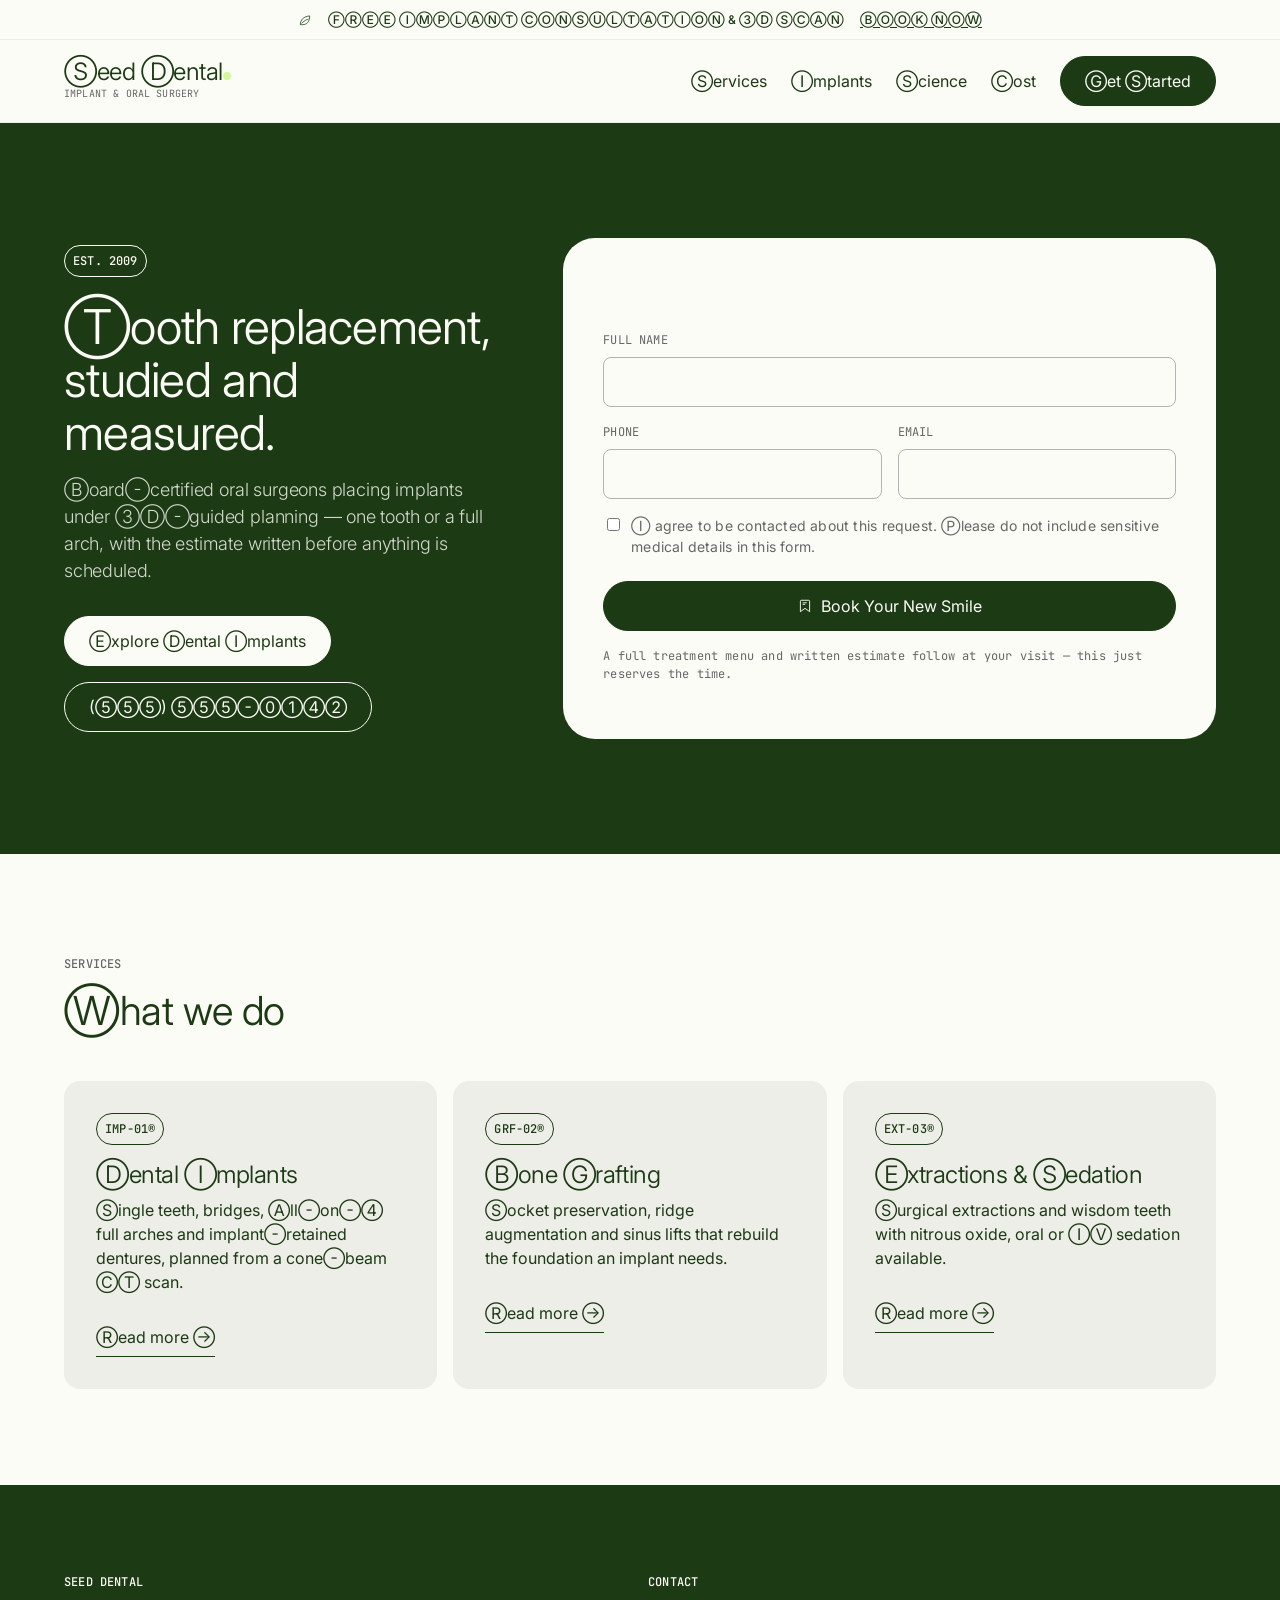
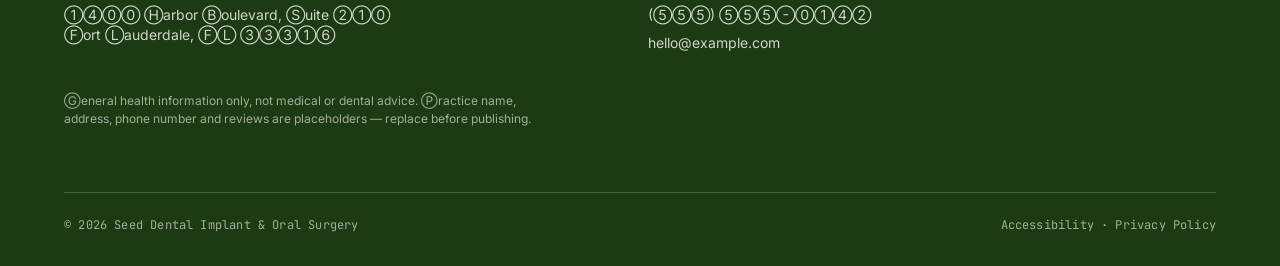
<file: index.html>
<!DOCTYPE html>
<html lang="en">
<head>
<meta charset="utf-8">
<meta name="viewport" content="width=device-width, initial-scale=1">
<title>Seed Dental Implant &amp; Oral Surgery</title>
<meta name="description" content="Implant, oral and maxillofacial surgery in Fort Lauderdale. Single-tooth implants, All-on-4 full arch, bone grafting and sedation options.">
<link rel="preconnect" href="https://fonts.googleapis.com">
<link rel="preconnect" href="https://fonts.gstatic.com" crossorigin>
<link href="https://fonts.googleapis.com/css2?family=Inter:wght@300;400;500&family=JetBrains+Mono:wght@300;400;500&display=swap" rel="stylesheet">
<link rel="stylesheet" href="assets/css/styles.css">
<script src="assets/js/analytics.js" defer></script>
<link rel="icon" href="data:image/svg+xml,<svg xmlns='http://www.w3.org/2000/svg' viewBox='0 0 32 32'><rect width='32' height='32' rx='8' fill='%231c3a13'/><circle cx='16' cy='16' r='6' fill='%23d3fa99'/></svg>">
</head>
<body>
<a class="skip-link" href="#main">Skip to main content</a>

<svg width="0" height="0" aria-hidden="true" focusable="false" style="position:absolute">
  <symbol id="i-check" viewBox="0 0 20 20"><path d="M4 10.5l4 4 8-9" fill="none" stroke="currentColor" stroke-width="1.5" stroke-linecap="round" stroke-linejoin="round"/></symbol>
  <symbol id="i-leaf" viewBox="0 0 24 24"><path d="M4 20c0-8 5-14 16-15 0 10-5 15-12 15H4z" fill="none" stroke="currentColor" stroke-width="1.3" stroke-linejoin="round"/><path d="M6.5 17.5C10 14 13 12 17 10.5" fill="none" stroke="currentColor" stroke-width="1.3" stroke-linecap="round"/></symbol>
  <symbol id="i-bookmark" viewBox="0 0 24 24"><path d="M6.5 3.4h11a1.4 1.4 0 011.4 1.4v15.7l-6.9-5-6.9 5V4.8a1.4 1.4 0 011.4-1.4z" fill="none" stroke="currentColor" stroke-width="1.4" stroke-linejoin="round"/><path d="M9 7.2h5.2M9 9.6h2.6" stroke="currentColor" stroke-width="1.3" stroke-linecap="round"/></symbol>
</svg>

<div class="promo-banner">
  <div class="container promo-banner__inner">
    <svg width="14" height="14" aria-hidden="true"><use href="#i-leaf"></use></svg>
    <span>Free implant consultation &amp; 3D scan</span>
    <a href="services/dental-implants/#consult">Book now</a>
  </div>
</div>

<header class="site-header">
  <div class="container site-header__inner">
    <a class="brand" href="./">
      <span>
        <span class="brand__name">Seed Dental<span class="brand__dot" aria-hidden="true"></span></span>
        <span class="brand__tag">Implant &amp; Oral Surgery</span>
      </span>
    </a>

    <button class="nav-toggle" type="button" aria-expanded="false" aria-controls="primary-nav">
      <svg width="16" height="16" viewBox="0 0 20 20" aria-hidden="true"><path d="M3 5.5h14M3 10h14M3 14.5h14" stroke="currentColor" stroke-width="1.5" stroke-linecap="round"/></svg>
      Menu
    </button>

    <nav class="nav" id="primary-nav" aria-label="Primary">
      <ul class="nav__list">
        <li><a class="nav__link" href="services/">Services</a></li>
        <li><a class="nav__link" href="services/dental-implants/">Implants</a></li>
        <li><a class="nav__link" href="services/dental-implants/#science">Science</a></li>
        <li><a class="nav__link" href="services/dental-implants/#cost">Cost</a></li>
      </ul>
      <a class="btn btn--primary" href="services/dental-implants/#consult">Get Started</a>
    </nav>
  </div>
</header>

<main id="main">
  <section class="hero">
    <div class="container split split--center hero--form-first">
      <div>
        <span class="code-pill">EST. 2009</span>
        <h1 class="mt-24">Tooth replacement, studied and measured.</h1>
        <p class="hero__lead">
          Board-certified oral surgeons placing implants under 3D-guided planning — one tooth or a
          full arch, with the estimate written before anything is scheduled.
        </p>
        <div class="hero__actions">
          <a class="btn btn--primary" href="services/dental-implants/">Explore Dental Implants</a>
          <a class="btn btn--ghost" href="tel:+15555550142">(555) 555-0142</a>
        </div>
      </div>
      <div class="form-card">
        <h3>Book a free consultation</h3>
        <form data-consult-form>
          <div class="field">
            <label for="home-name">Full name</label>
            <input id="home-name" name="name" type="text" autocomplete="name" required>
          </div>
          <div class="grid grid--2" style="gap:0 var(--spacing-16)">
            <div class="field">
              <label for="home-phone">Phone</label>
              <input id="home-phone" name="phone" type="tel" autocomplete="tel" required>
            </div>
            <div class="field">
              <label for="home-email">Email</label>
              <input id="home-email" name="email" type="email" autocomplete="email" required>
            </div>
          </div>
          <div class="field field--inline">
            <input id="home-consent" name="consent" type="checkbox" required>
            <label for="home-consent">I agree to be contacted about this request. Please do not include sensitive medical details in this form.</label>
          </div>
          <button class="btn btn--primary btn--block" type="submit">
            <svg width="16" height="16" aria-hidden="true"><use href="#i-bookmark"></use></svg>
            Book Your New Smile
          </button>
          <p class="form-status" data-form-status tabindex="-1" role="status"></p>
          <p class="form-note">A full treatment menu and written estimate follow at your visit — this just reserves the time.</p>
        </form>
      </div>
    </div>
  </section>

  <section class="section">
    <div class="container">
      <div class="section__intro">
        <span class="eyebrow">Services</span>
        <h2>What we do</h2>
      </div>
      <div class="grid grid--3 mt-48">
        <article class="card">
          <p class="card__code"><span class="code-pill">IMP-01®</span></p>
          <h3>Dental Implants</h3>
          <p>Single teeth, bridges, All-on-4 full arches and implant-retained dentures, planned from a cone-beam CT scan.</p>
          <p class="mt-24"><a class="link-arrow" href="services/dental-implants/">Read more</a></p>
        </article>
        <article class="card">
          <p class="card__code"><span class="code-pill">GRF-02®</span></p>
          <h3>Bone Grafting</h3>
          <p>Socket preservation, ridge augmentation and sinus lifts that rebuild the foundation an implant needs.</p>
          <p class="mt-24"><a class="link-arrow" href="services/dental-implants/#candidacy">Read more</a></p>
        </article>
        <article class="card">
          <p class="card__code"><span class="code-pill">EXT-03®</span></p>
          <h3>Extractions &amp; Sedation</h3>
          <p>Surgical extractions and wisdom teeth with nitrous oxide, oral or IV sedation available.</p>
          <p class="mt-24"><a class="link-arrow" href="services/dental-implants/#procedure">Read more</a></p>
        </article>
      </div>
    </div>
  </section>
</main>

<footer class="site-footer">
  <div class="container">
    <div class="grid grid--2">
      <div>
        <h3>Seed Dental</h3>
        <p>1400 Harbor Boulevard, Suite 210<br>Fort Lauderdale, FL 33316</p>
      </div>
      <div>
        <h3>Contact</h3>
        <ul>
          <li><a href="tel:+15555550142">(555) 555-0142</a></li>
          <li><a href="mailto:hello@example.com">hello@example.com</a></li>
        </ul>
      </div>
    </div>
    <p class="disclaimer">
      General health information only, not medical or dental advice. Practice name, address, phone
      number and reviews are placeholders — replace before publishing.
    </p>
    <div class="site-footer__bottom">
      <span>© <span data-year>2026</span> Seed Dental Implant &amp; Oral Surgery</span>
      <span>Accessibility · Privacy Policy</span>
    </div>
  </div>
</footer>

<script src="assets/js/main.js" defer></script>
</body>
</html>
</file>
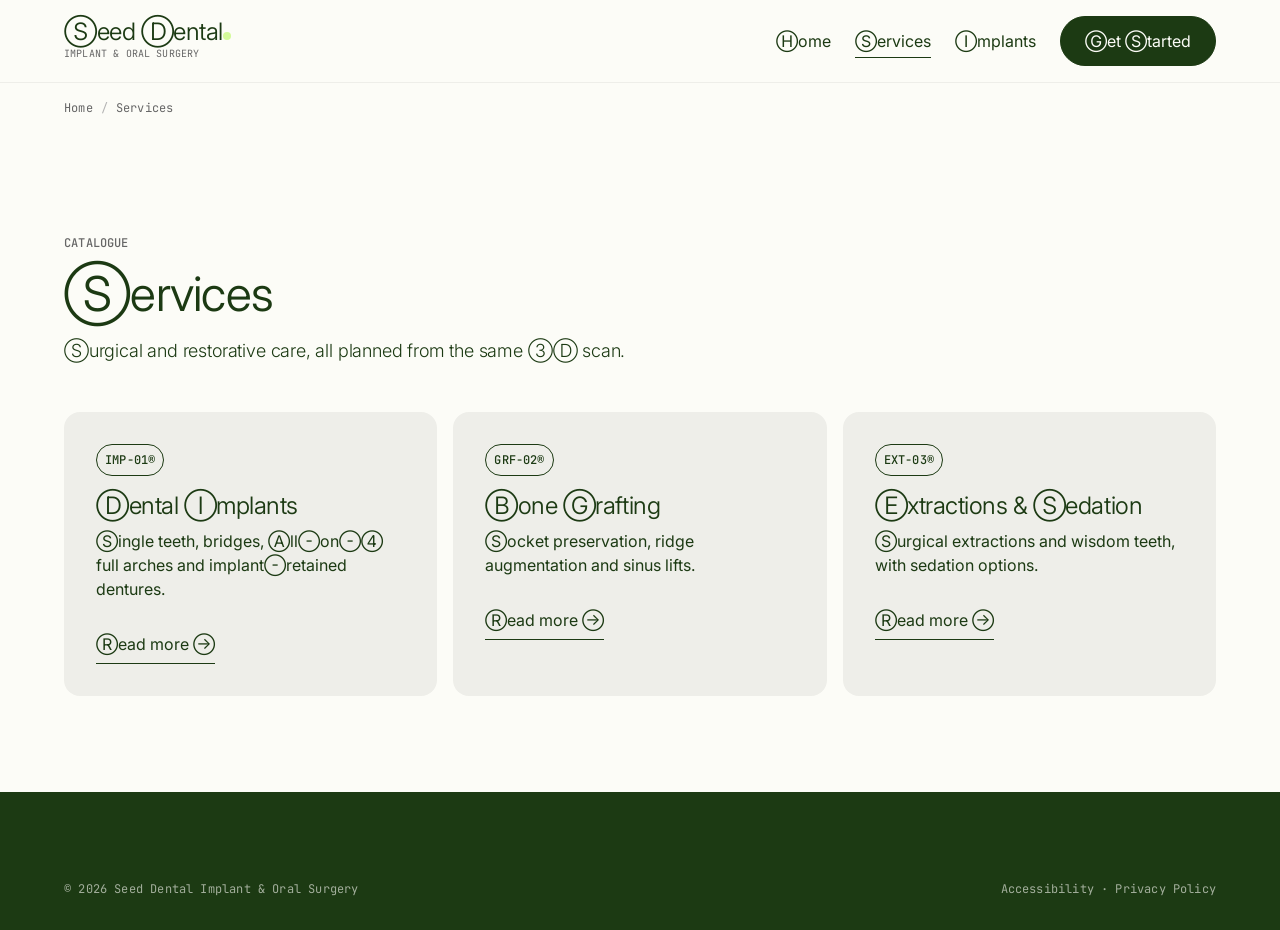
<file: services/index.html>
<!DOCTYPE html>
<html lang="en">
<head>
<meta charset="utf-8">
<meta name="viewport" content="width=device-width, initial-scale=1">
<title>Services | Seed Dental Implant &amp; Oral Surgery</title>
<meta name="description" content="Oral surgery services: dental implants, bone grafting, extractions and sedation.">
<link rel="preconnect" href="https://fonts.googleapis.com">
<link rel="preconnect" href="https://fonts.gstatic.com" crossorigin>
<link href="https://fonts.googleapis.com/css2?family=Inter:wght@300;400;500&family=JetBrains+Mono:wght@300;400;500&display=swap" rel="stylesheet">
<link rel="stylesheet" href="../assets/css/styles.css">
<script src="../assets/js/analytics.js" defer></script>
<link rel="icon" href="data:image/svg+xml,<svg xmlns='http://www.w3.org/2000/svg' viewBox='0 0 32 32'><rect width='32' height='32' rx='8' fill='%231c3a13'/><circle cx='16' cy='16' r='6' fill='%23d3fa99'/></svg>">
</head>
<body>
<a class="skip-link" href="#main">Skip to main content</a>

<header class="site-header">
  <div class="container site-header__inner">
    <a class="brand" href="../">
      <span>
        <span class="brand__name">Seed Dental<span class="brand__dot" aria-hidden="true"></span></span>
        <span class="brand__tag">Implant &amp; Oral Surgery</span>
      </span>
    </a>
    <button class="nav-toggle" type="button" aria-expanded="false" aria-controls="primary-nav">
      <svg width="16" height="16" viewBox="0 0 20 20" aria-hidden="true"><path d="M3 5.5h14M3 10h14M3 14.5h14" stroke="currentColor" stroke-width="1.5" stroke-linecap="round"/></svg>
      Menu
    </button>
    <nav class="nav" id="primary-nav" aria-label="Primary">
      <ul class="nav__list">
        <li><a class="nav__link" href="../">Home</a></li>
        <li><a class="nav__link" href="./" aria-current="page">Services</a></li>
        <li><a class="nav__link" href="dental-implants/">Implants</a></li>
      </ul>
      <a class="btn btn--primary" href="dental-implants/#consult">Get Started</a>
    </nav>
  </div>
</header>

<nav class="breadcrumbs container" aria-label="Breadcrumb">
  <ol>
    <li><a href="../">Home</a></li>
    <li aria-current="page">Services</li>
  </ol>
</nav>

<main id="main">
  <section class="section">
    <div class="container">
      <div class="section__intro">
        <span class="eyebrow">Catalogue</span>
        <h1>Services</h1>
        <p class="lead">Surgical and restorative care, all planned from the same 3D scan.</p>
      </div>
      <div class="grid grid--3 mt-48">
        <article class="card">
          <p class="card__code"><span class="code-pill">IMP-01®</span></p>
          <h3>Dental Implants</h3>
          <p>Single teeth, bridges, All-on-4 full arches and implant-retained dentures.</p>
          <p class="mt-24"><a class="link-arrow" href="dental-implants/">Read more</a></p>
        </article>
        <article class="card">
          <p class="card__code"><span class="code-pill">GRF-02®</span></p>
          <h3>Bone Grafting</h3>
          <p>Socket preservation, ridge augmentation and sinus lifts.</p>
          <p class="mt-24"><a class="link-arrow" href="dental-implants/#candidacy">Read more</a></p>
        </article>
        <article class="card">
          <p class="card__code"><span class="code-pill">EXT-03®</span></p>
          <h3>Extractions &amp; Sedation</h3>
          <p>Surgical extractions and wisdom teeth, with sedation options.</p>
          <p class="mt-24"><a class="link-arrow" href="dental-implants/#procedure">Read more</a></p>
        </article>
      </div>
    </div>
  </section>
</main>

<footer class="site-footer">
  <div class="container">
    <div class="site-footer__bottom" style="margin-top:0;border-top:0;padding-top:0">
      <span>© <span data-year>2026</span> Seed Dental Implant &amp; Oral Surgery</span>
      <span>Accessibility · Privacy Policy</span>
    </div>
  </div>
</footer>

<script src="../assets/js/main.js" defer></script>
</body>
</html>
</file>
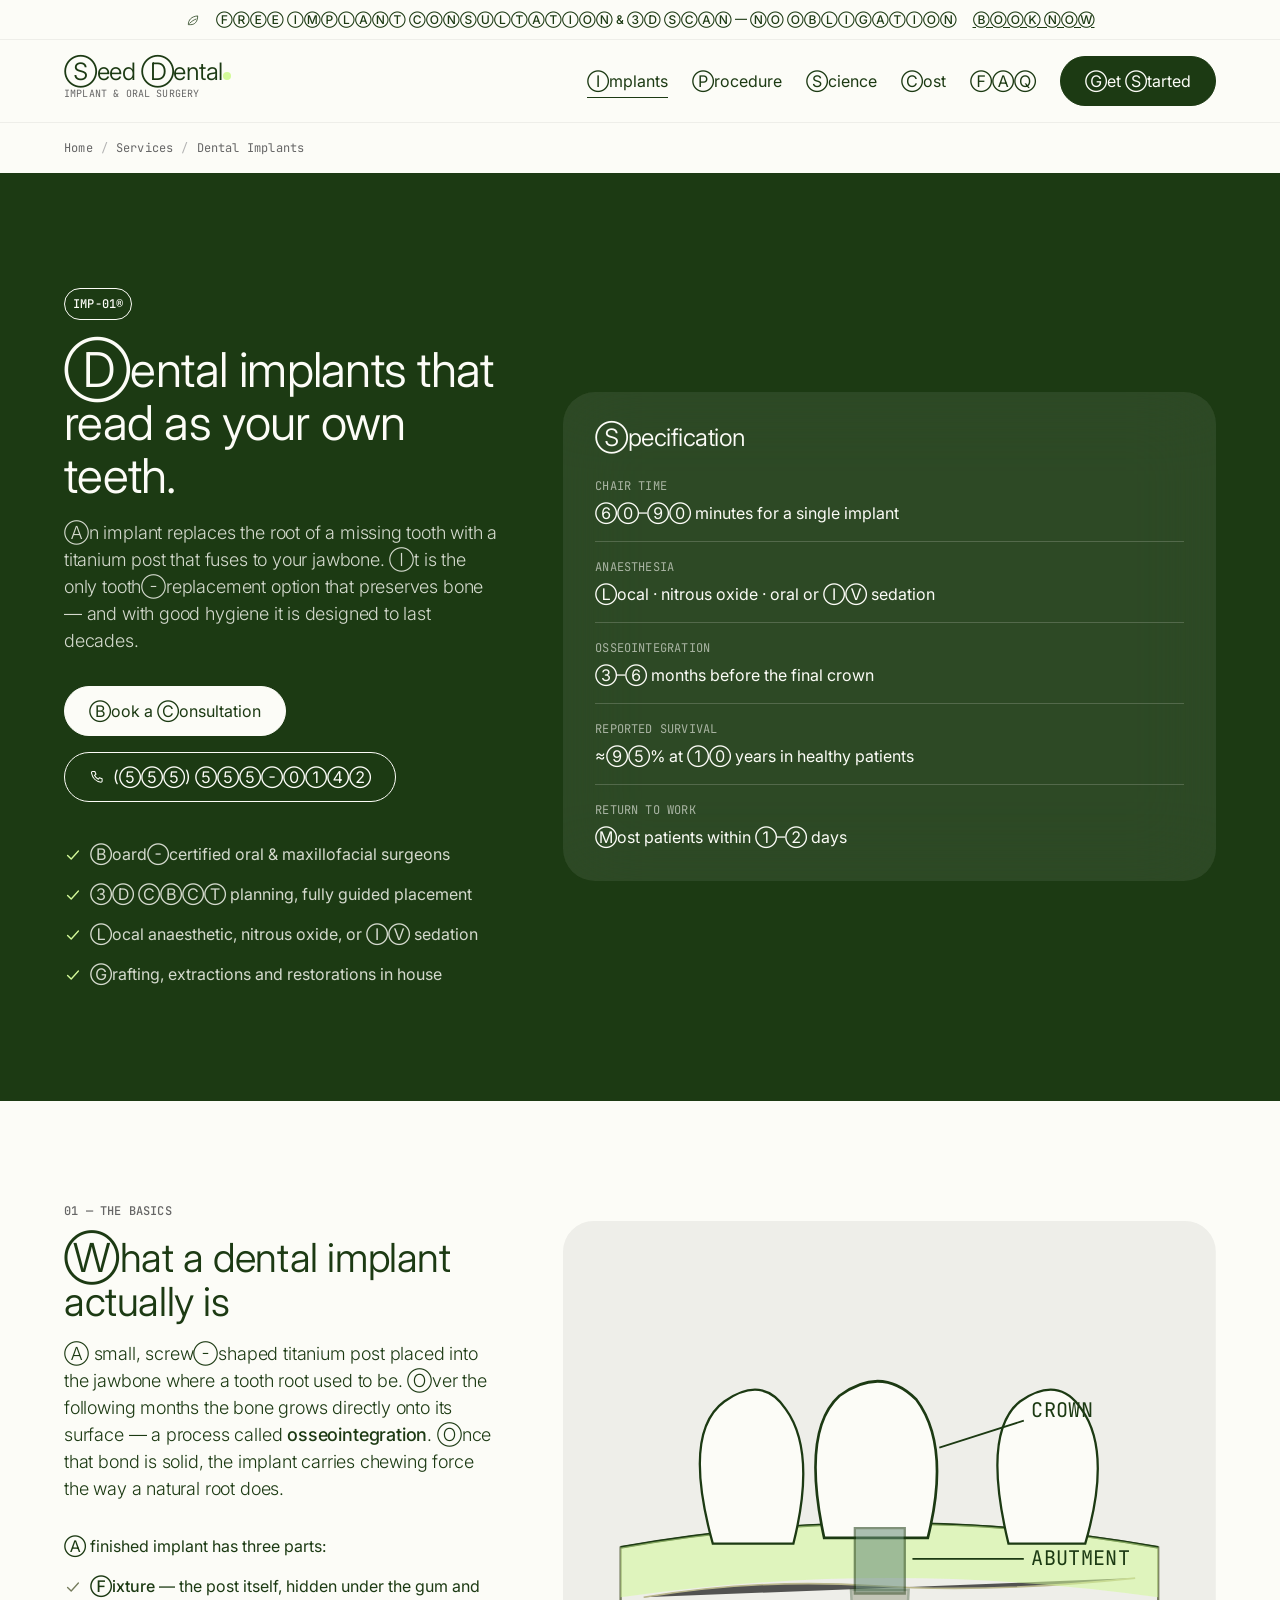
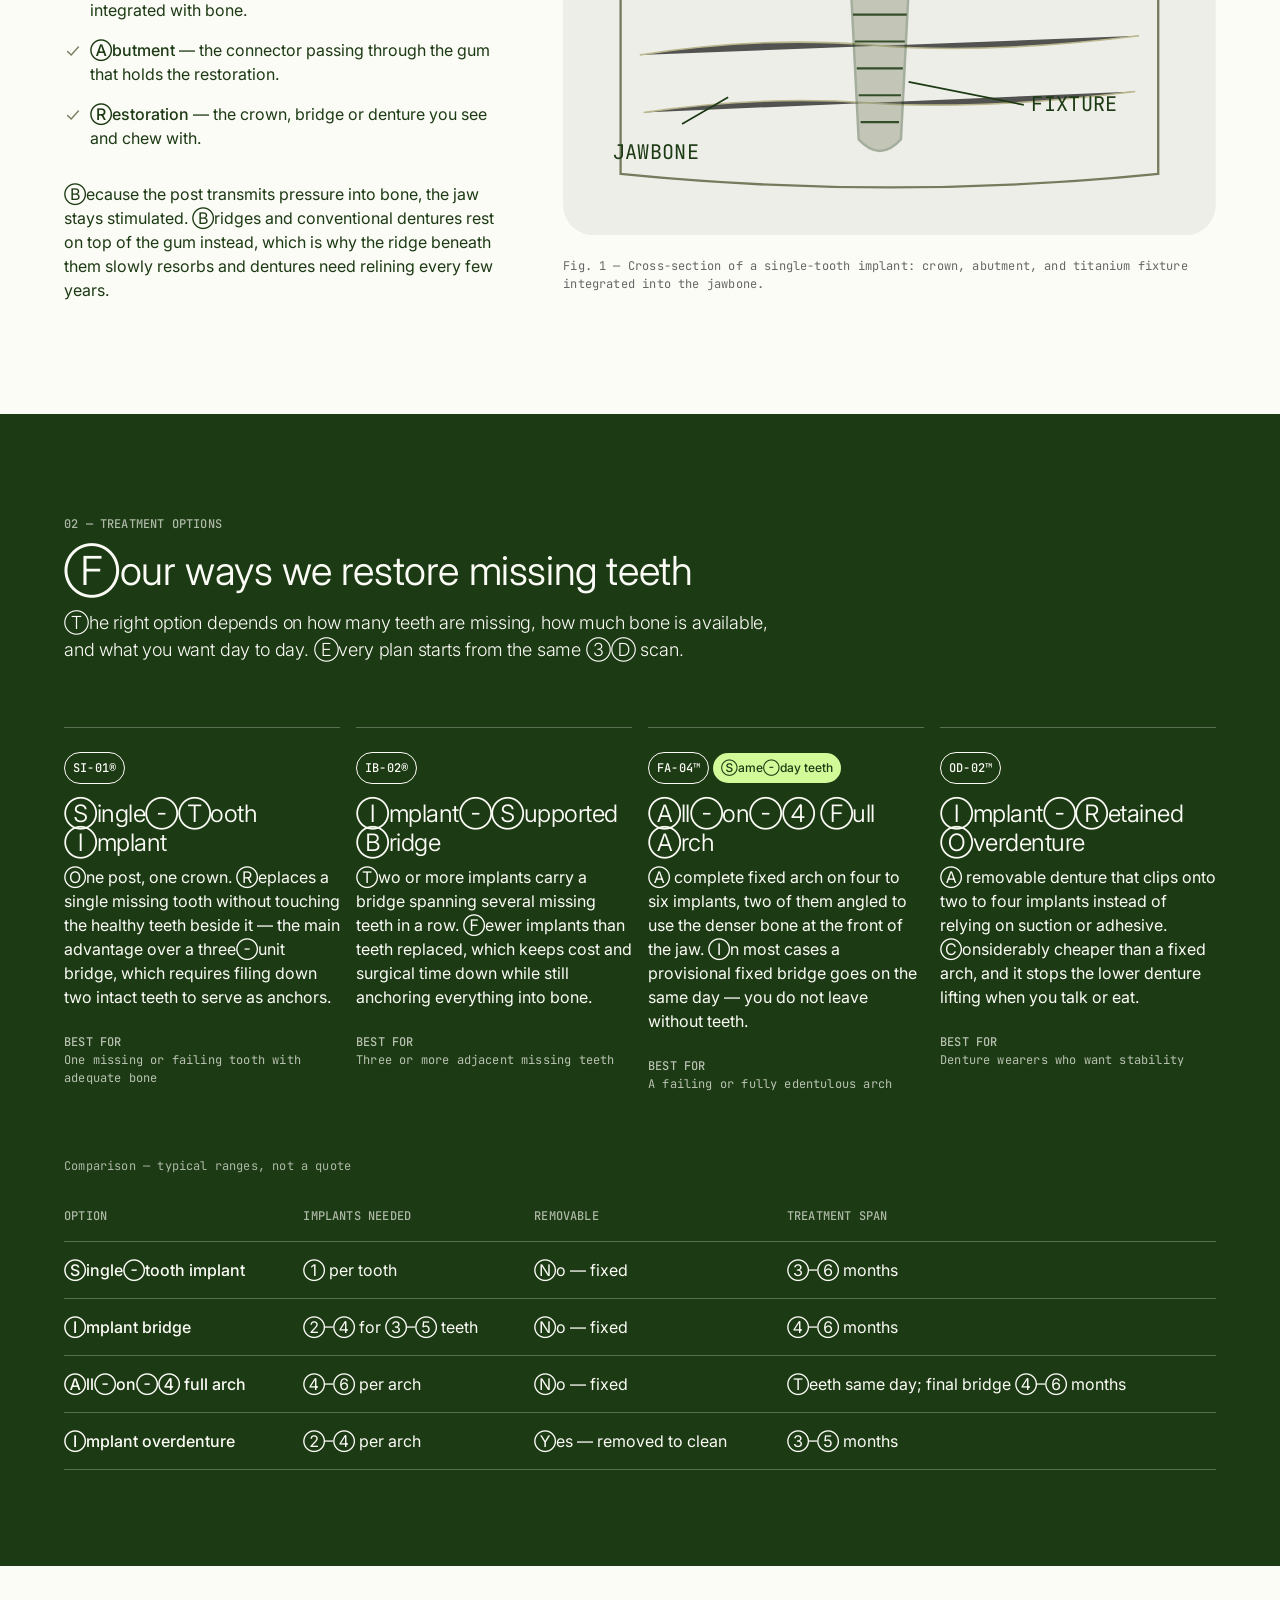
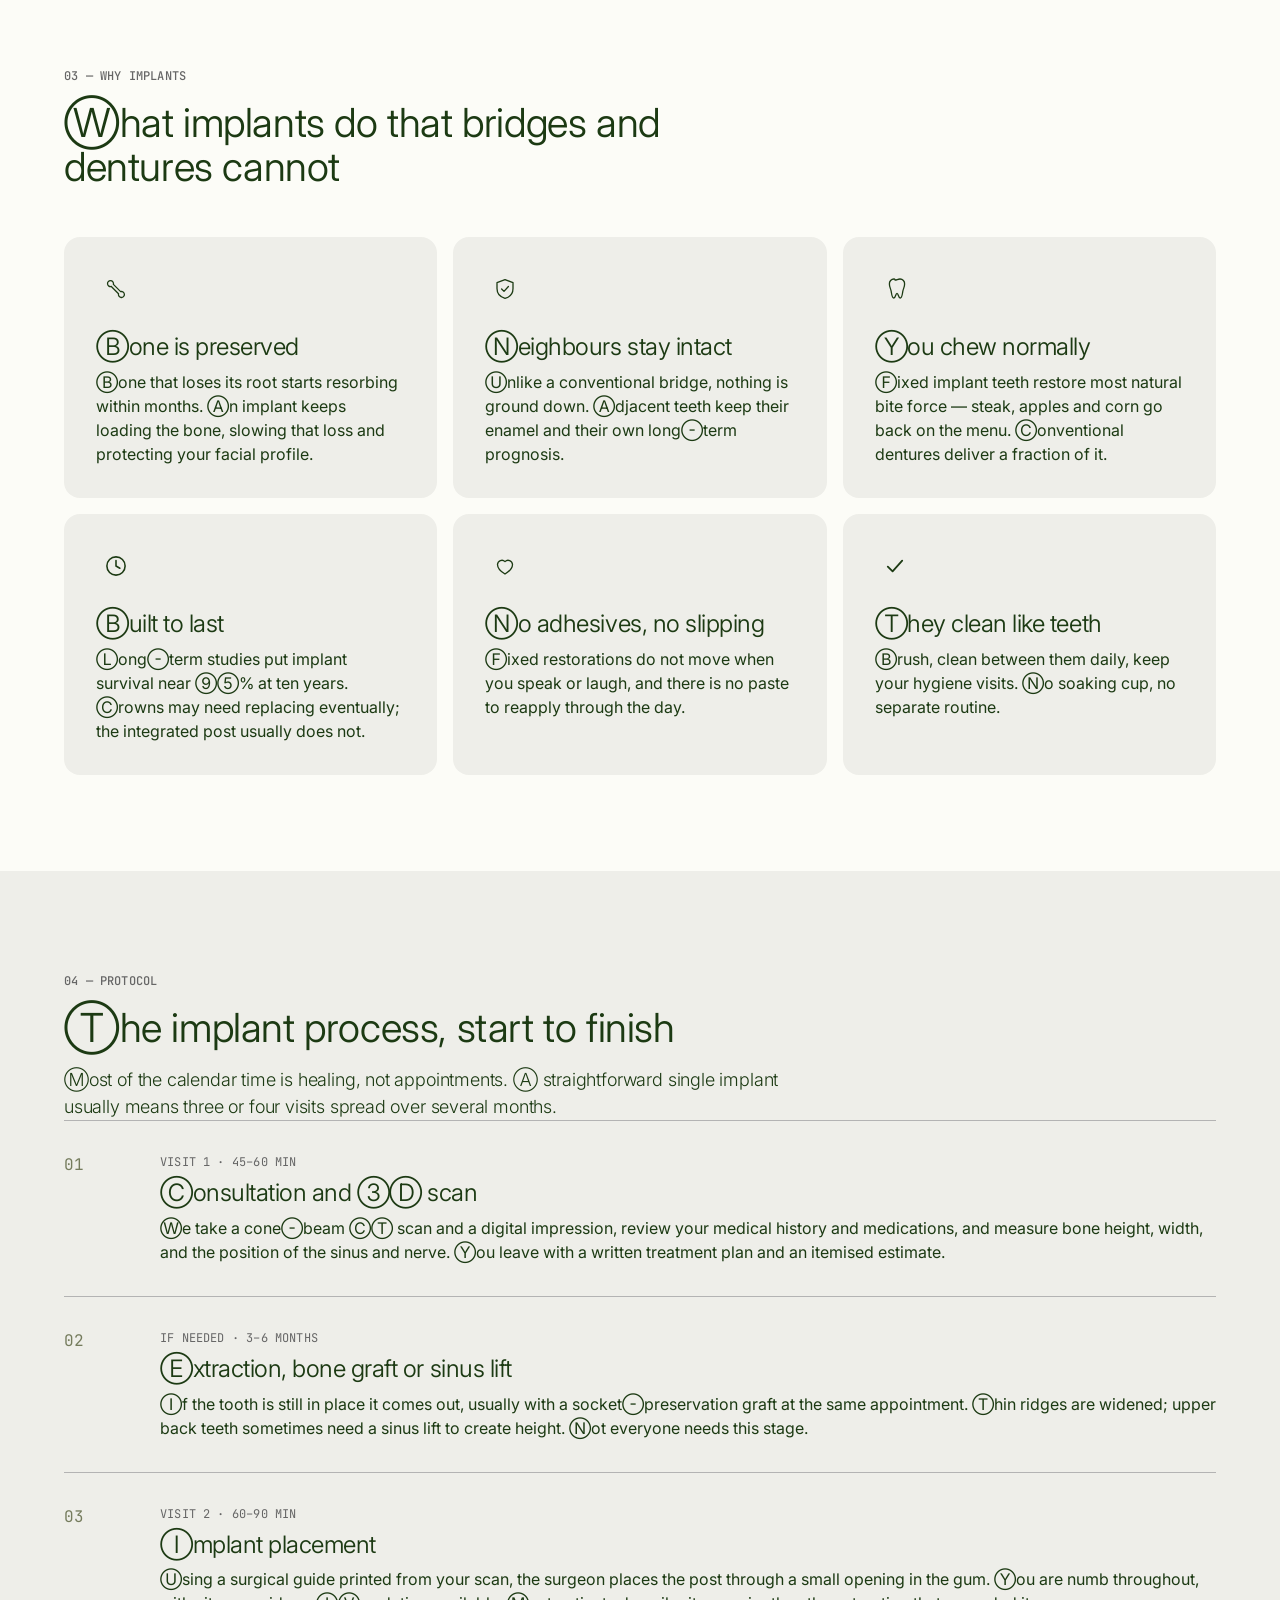
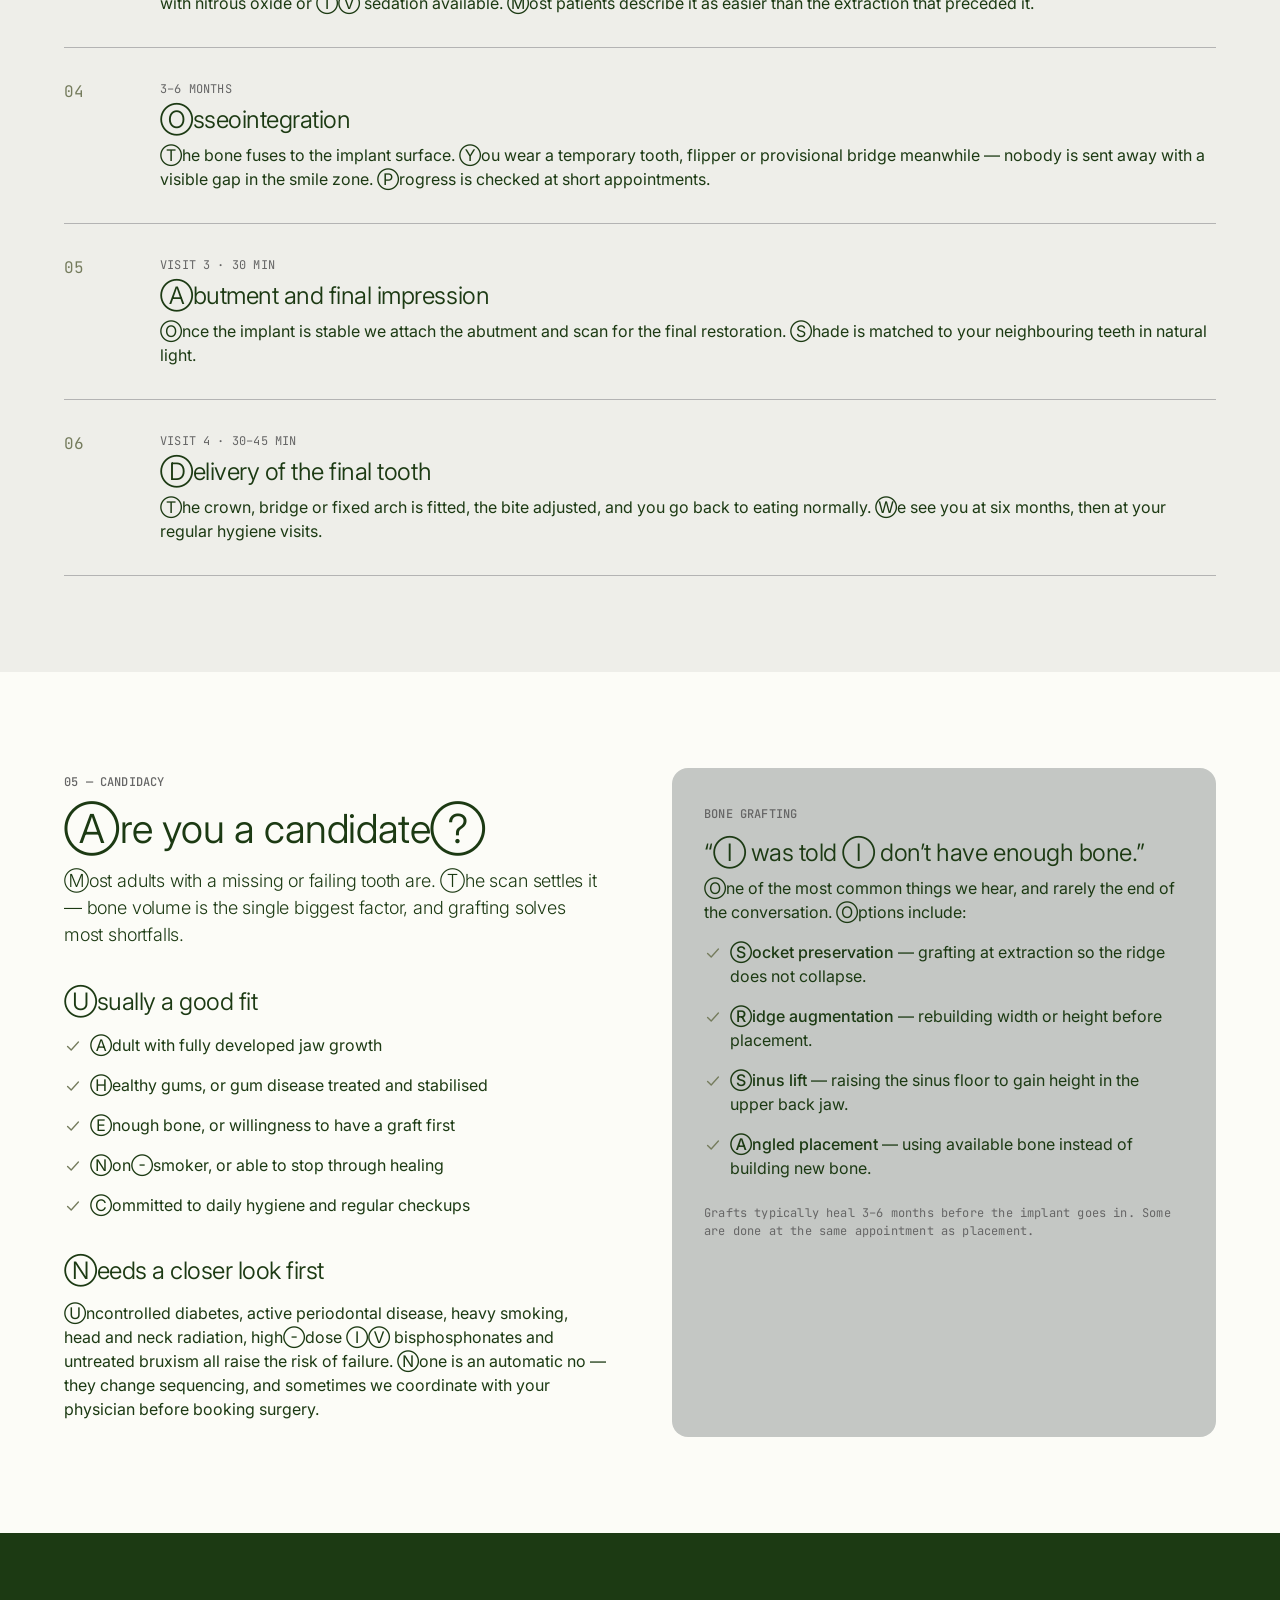
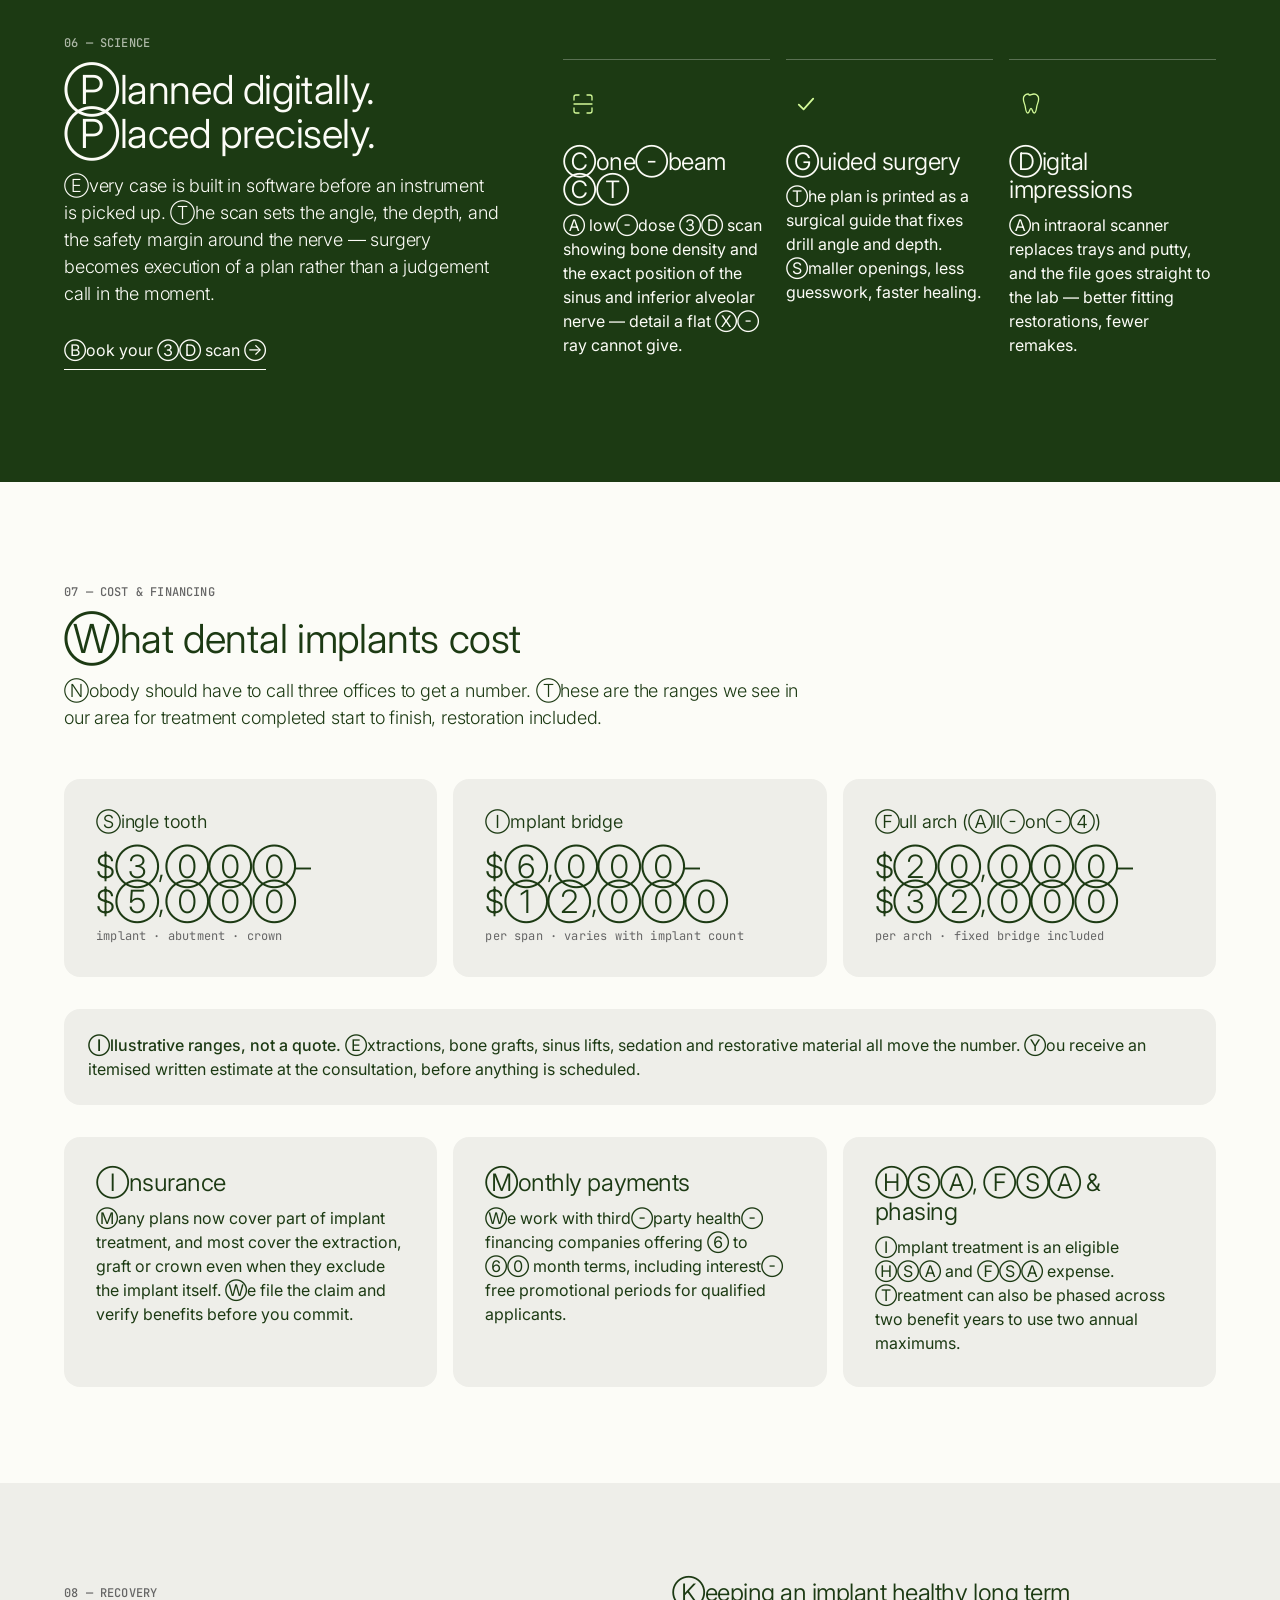
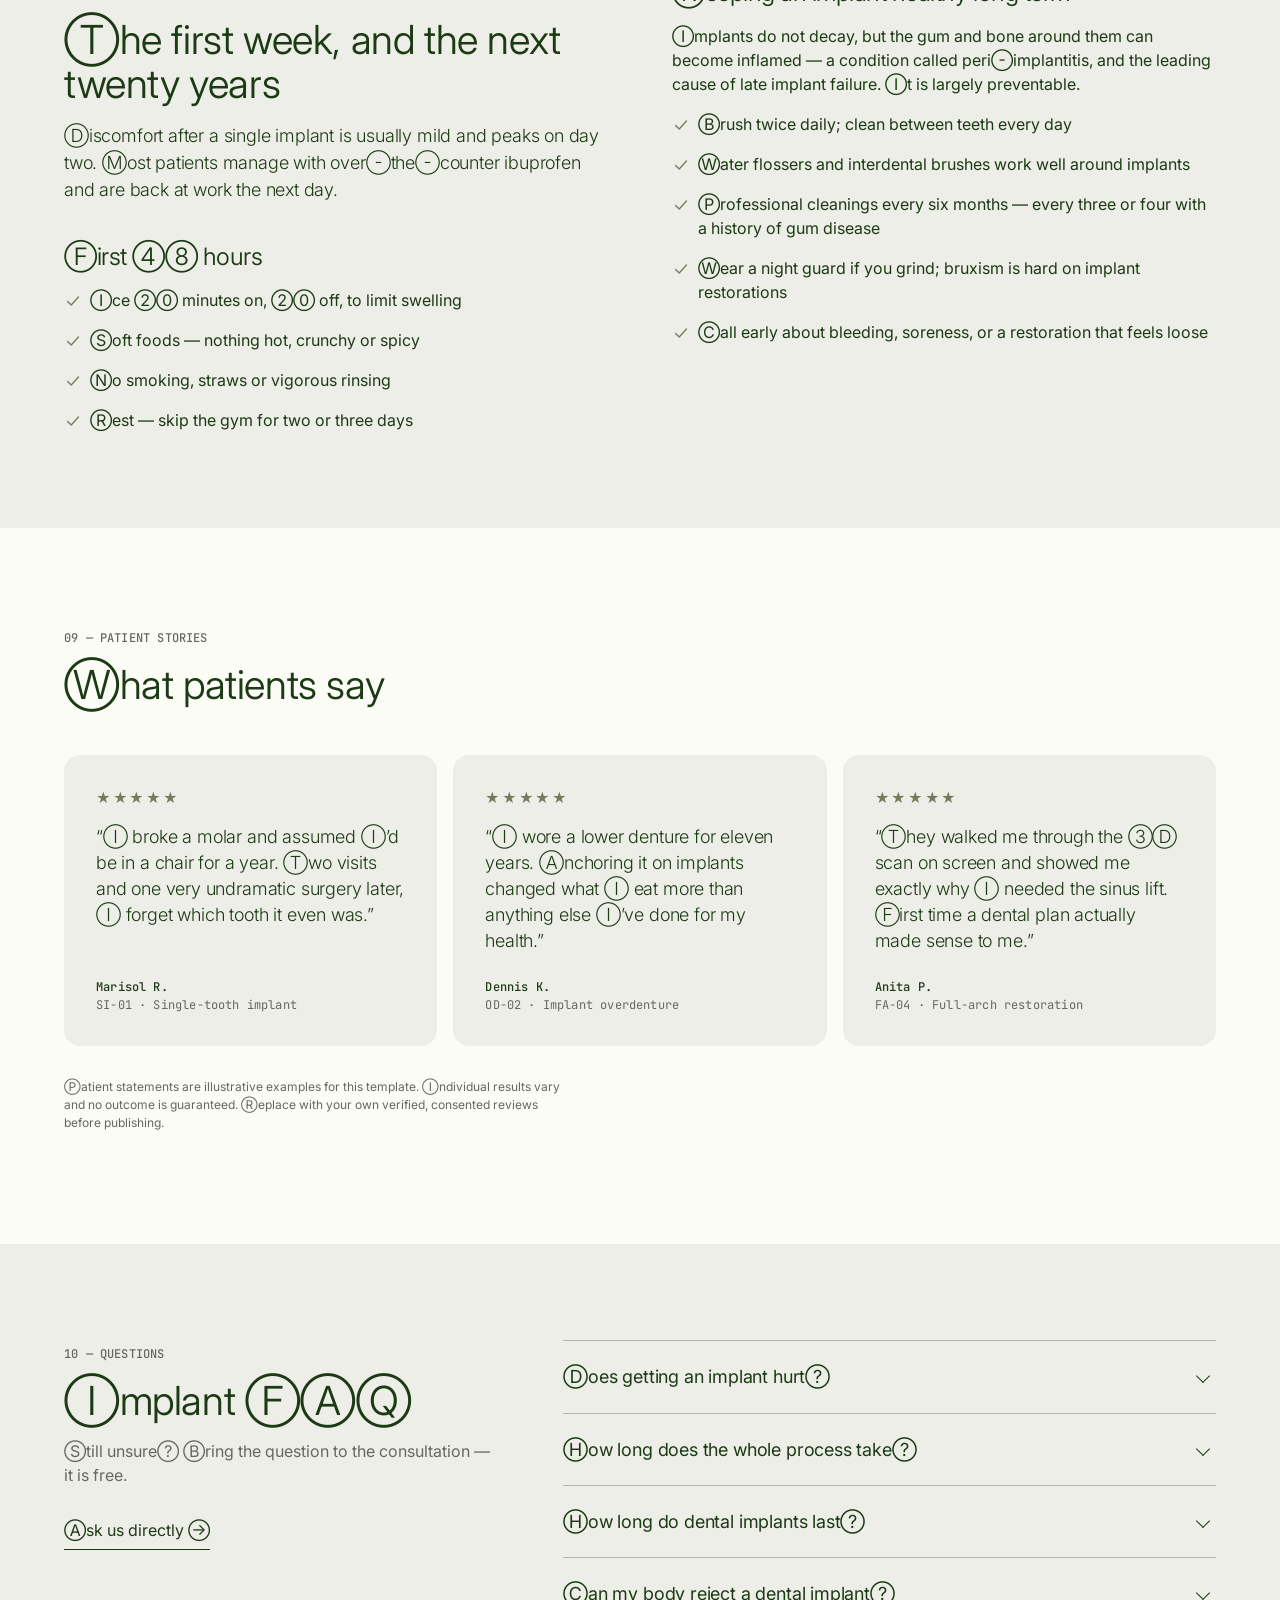
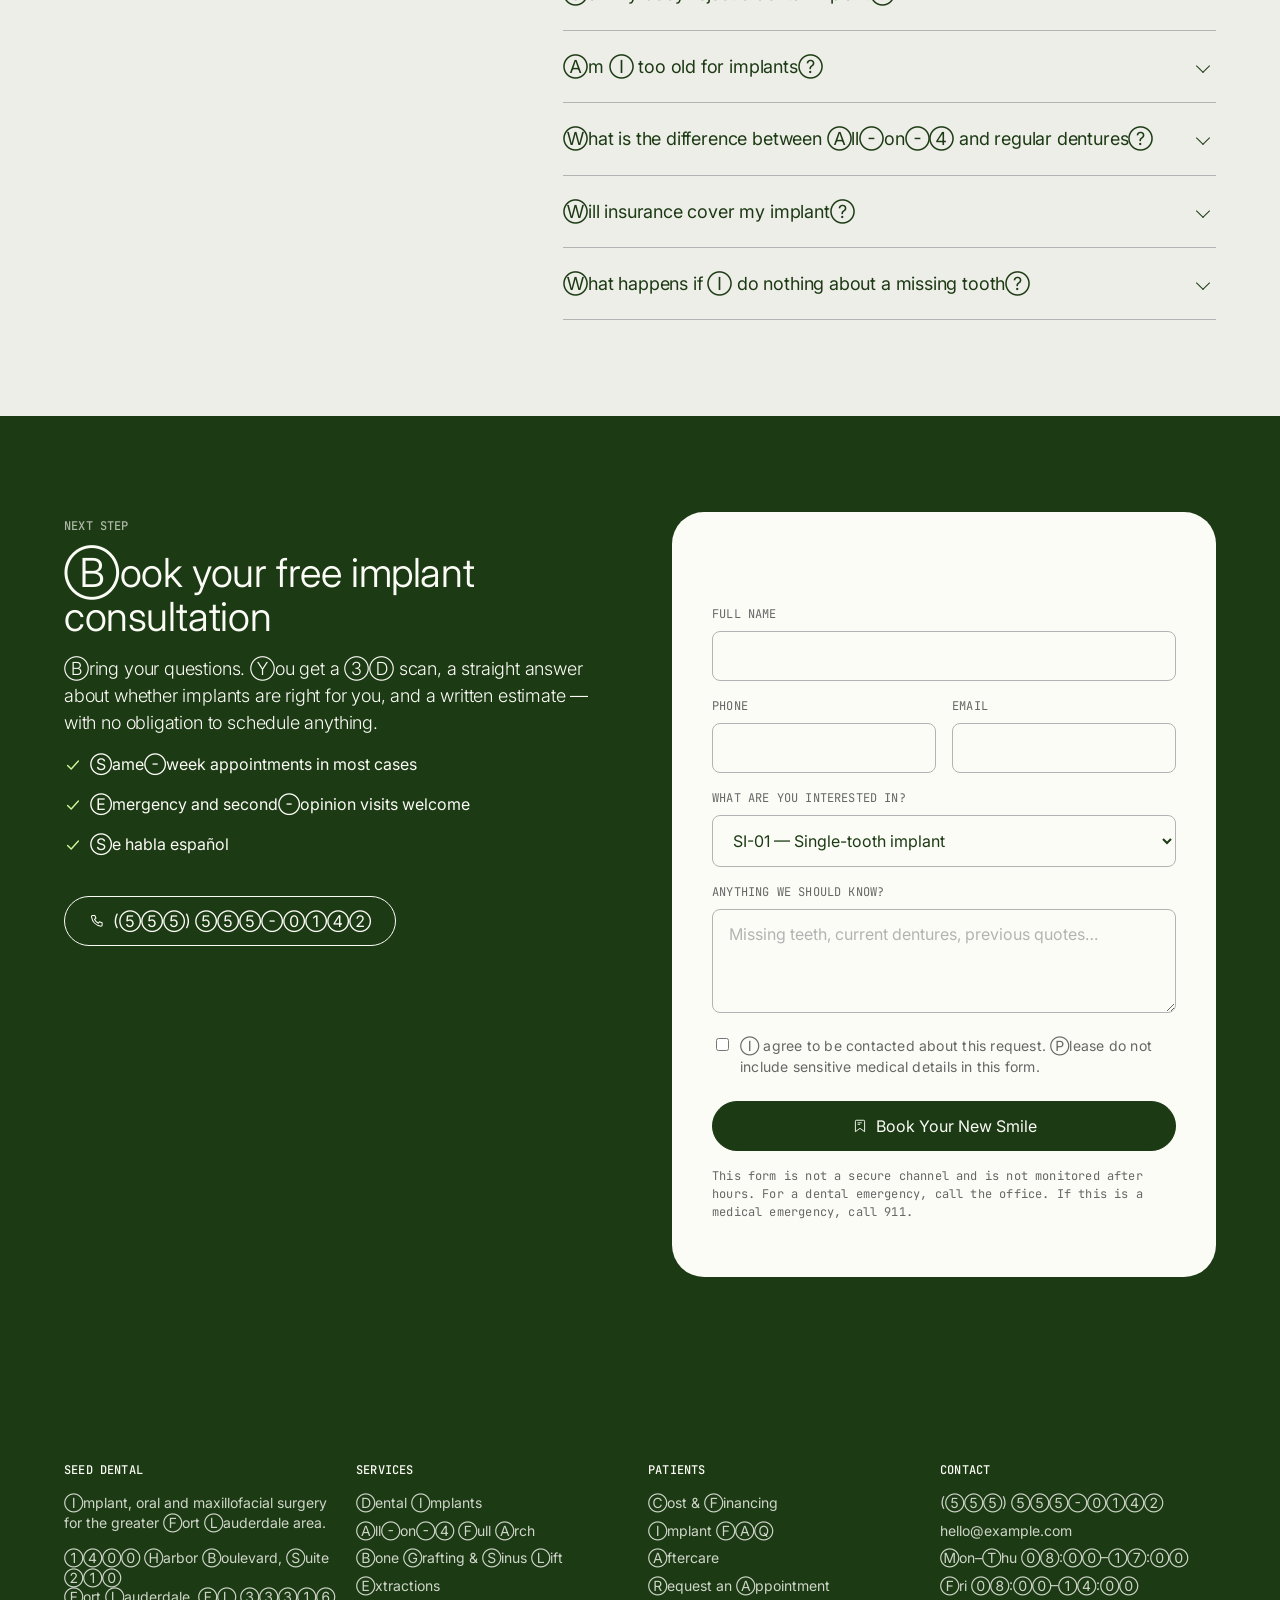
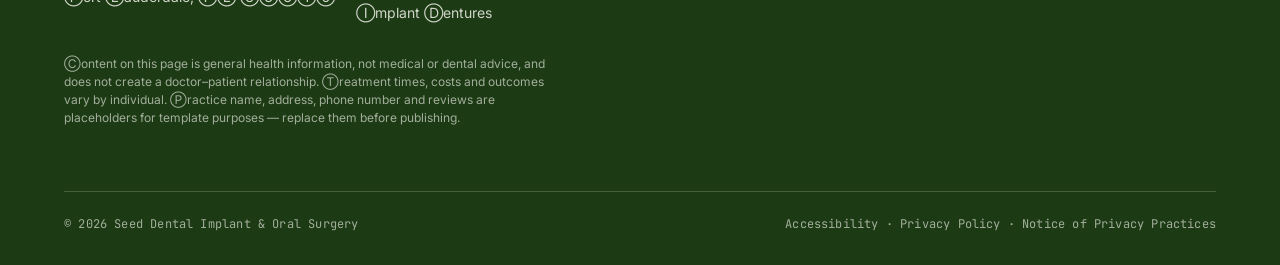
<file: services/dental-implants/index.html>
<!DOCTYPE html>
<html lang="en">
<head>
<meta charset="utf-8">
<meta name="viewport" content="width=device-width, initial-scale=1">
<title>Dental Implants | Seed Dental Implant &amp; Oral Surgery</title>
<meta name="description" content="Single-tooth implants, implant bridges, All-on-4 full-arch restoration and implant-retained dentures — planned with 3D CBCT imaging and guided surgery. Free implant consultation.">
<link rel="canonical" href="https://example.com/services/dental-implants/">
<meta property="og:type" content="website">
<meta property="og:title" content="Dental Implants | Seed Dental Implant &amp; Oral Surgery">
<meta property="og:description" content="Replace one tooth or a full arch with implants placed by board-certified oral surgeons. 3D-guided planning, sedation options, transparent pricing.">
<link rel="preconnect" href="https://fonts.googleapis.com">
<link rel="preconnect" href="https://fonts.gstatic.com" crossorigin>
<link href="https://fonts.googleapis.com/css2?family=Inter:wght@300;400;500&family=JetBrains+Mono:wght@300;400;500&display=swap" rel="stylesheet">
<link rel="stylesheet" href="../../assets/css/styles.css">
<script src="../../assets/js/analytics.js" defer></script>
<link rel="icon" href="data:image/svg+xml,<svg xmlns='http://www.w3.org/2000/svg' viewBox='0 0 32 32'><rect width='32' height='32' rx='8' fill='%231c3a13'/><circle cx='16' cy='16' r='6' fill='%23d3fa99'/></svg>">
</head>
<body>
<a class="skip-link" href="#main">Skip to main content</a>

<!-- Thin-stroke icon sprite -->
<svg width="0" height="0" aria-hidden="true" focusable="false" style="position:absolute">
  <symbol id="i-check" viewBox="0 0 20 20"><path d="M4 10.5l4 4 8-9" fill="none" stroke="currentColor" stroke-width="1.5" stroke-linecap="round" stroke-linejoin="round"/></symbol>
  <symbol id="i-phone" viewBox="0 0 20 20"><path d="M4.5 3.2h2.8l1.4 3.4-1.9 1.3a10.6 10.6 0 004.9 4.9l1.3-1.9 3.4 1.4v2.8a1.4 1.4 0 01-1.6 1.4C8.9 15.8 4.2 11.1 3.1 4.8A1.4 1.4 0 014.5 3.2z" fill="none" stroke="currentColor" stroke-width="1.3" stroke-linejoin="round"/></symbol>
  <symbol id="i-pin" viewBox="0 0 20 20"><path d="M10 2.4a5.2 5.2 0 015.2 5.2c0 3.9-5.2 10-5.2 10s-5.2-6.1-5.2-10A5.2 5.2 0 0110 2.4z" fill="none" stroke="currentColor" stroke-width="1.3"/><circle cx="10" cy="7.5" r="1.9" fill="none" stroke="currentColor" stroke-width="1.3"/></symbol>
  <symbol id="i-clock" viewBox="0 0 20 20"><circle cx="10" cy="10" r="7.6" fill="none" stroke="currentColor" stroke-width="1.3"/><path d="M10 5.4V10l3.2 1.9" fill="none" stroke="currentColor" stroke-width="1.3" stroke-linecap="round"/></symbol>
  <symbol id="i-tooth" viewBox="0 0 24 24"><path d="M12 3c2 0 2.6-1 5-1a4.6 4.6 0 014.6 5c0 3-1.2 4.4-1.8 7.3-.5 2.6-.6 6.7-2.6 6.7-1.9 0-1.7-4.7-3.2-4.7s-1.3 4.7-3.2 4.7c-2 0-2.1-4.1-2.6-6.7C7.6 11.4 6.4 10 6.4 7A4.6 4.6 0 0111 2c1.3 0 .9 1 1 1z" fill="none" stroke="currentColor" stroke-width="1.3" stroke-linejoin="round"/></symbol>
  <symbol id="i-scan" viewBox="0 0 24 24"><path d="M3 8V5a2 2 0 012-2h3M21 8V5a2 2 0 00-2-2h-3M3 16v3a2 2 0 002 2h3m13-5v3a2 2 0 01-2 2h-3M3 12h18" fill="none" stroke="currentColor" stroke-width="1.3" stroke-linecap="round"/></symbol>
  <symbol id="i-shield" viewBox="0 0 24 24"><path d="M12 2.6l8 3v6c0 5-3.4 8.6-8 9.8-4.6-1.2-8-4.8-8-9.8v-6z" fill="none" stroke="currentColor" stroke-width="1.3" stroke-linejoin="round"/><path d="M8.6 12l2.4 2.4 4.4-4.9" fill="none" stroke="currentColor" stroke-width="1.3" stroke-linecap="round" stroke-linejoin="round"/></symbol>
  <symbol id="i-bone" viewBox="0 0 24 24"><path d="M6.5 3.6a3 3 0 012.9 3.8l7.2 7.2a3 3 0 11-2.1 2.1L7.3 9.5A3 3 0 116.5 3.6z" fill="none" stroke="currentColor" stroke-width="1.3"/></symbol>
  <symbol id="i-heart" viewBox="0 0 24 24"><path d="M12 20s-7.5-4.6-7.5-9.6A4.4 4.4 0 0112 7.6a4.4 4.4 0 017.5 2.8C19.5 15.4 12 20 12 20z" fill="none" stroke="currentColor" stroke-width="1.3" stroke-linejoin="round"/></symbol>
  <symbol id="i-calendar" viewBox="0 0 24 24"><rect x="3.6" y="5" width="16.8" height="15" rx="2" fill="none" stroke="currentColor" stroke-width="1.3"/><path d="M3.6 10h16.8M8 3.4v3M16 3.4v3" fill="none" stroke="currentColor" stroke-width="1.3" stroke-linecap="round"/></symbol>
  <symbol id="i-leaf" viewBox="0 0 24 24"><path d="M4 20c0-8 5-14 16-15 0 10-5 15-12 15H4z" fill="none" stroke="currentColor" stroke-width="1.3" stroke-linejoin="round"/><path d="M6.5 17.5C10 14 13 12 17 10.5" fill="none" stroke="currentColor" stroke-width="1.3" stroke-linecap="round"/></symbol>
  <symbol id="i-bookmark" viewBox="0 0 24 24"><path d="M6.5 3.4h11a1.4 1.4 0 011.4 1.4v15.7l-6.9-5-6.9 5V4.8a1.4 1.4 0 011.4-1.4z" fill="none" stroke="currentColor" stroke-width="1.4" stroke-linejoin="round"/><path d="M9 7.2h5.2M9 9.6h2.6" stroke="currentColor" stroke-width="1.3" stroke-linecap="round"/></symbol>
</svg>

<!-- ================= PROMO BANNER ================= -->
<div class="promo-banner">
  <div class="container promo-banner__inner">
    <svg width="14" height="14" aria-hidden="true"><use href="#i-leaf"></use></svg>
    <span>Free implant consultation &amp; 3D scan — no obligation</span>
    <a href="#consult">Book now</a>
  </div>
</div>

<!-- ================= HEADER ================= -->
<header class="site-header">
  <div class="container site-header__inner">
    <a class="brand" href="../../">
      <span>
        <span class="brand__name">Seed Dental<span class="brand__dot" aria-hidden="true"></span></span>
        <span class="brand__tag">Implant &amp; Oral Surgery</span>
      </span>
    </a>

    <button class="nav-toggle" type="button" aria-expanded="false" aria-controls="primary-nav">
      <svg width="16" height="16" viewBox="0 0 20 20" aria-hidden="true"><path d="M3 5.5h14M3 10h14M3 14.5h14" stroke="currentColor" stroke-width="1.5" stroke-linecap="round"/></svg>
      Menu
    </button>

    <nav class="nav" id="primary-nav" aria-label="Primary">
      <ul class="nav__list">
        <li><a class="nav__link" href="./" aria-current="page">Implants</a></li>
        <li><a class="nav__link" href="#procedure">Procedure</a></li>
        <li><a class="nav__link" href="#science">Science</a></li>
        <li><a class="nav__link" href="#cost">Cost</a></li>
        <li><a class="nav__link" href="#faq">FAQ</a></li>
      </ul>
      <a class="btn btn--primary" href="#consult">Get Started</a>
    </nav>
  </div>
</header>

<nav class="breadcrumbs container" aria-label="Breadcrumb">
  <ol>
    <li><a href="../../">Home</a></li>
    <li><a href="../">Services</a></li>
    <li aria-current="page">Dental Implants</li>
  </ol>
</nav>

<main id="main">

  <!-- ================= HERO ================= -->
  <section class="hero">
    <div class="container split split--center">
      <div>
        <span class="code-pill">IMP-01®</span>
        <h1 class="mt-24">Dental implants that read as your own teeth.</h1>
        <p class="hero__lead">
          An implant replaces the root of a missing tooth with a titanium post that fuses to your
          jawbone. It is the only tooth-replacement option that preserves bone — and with good
          hygiene it is designed to last decades.
        </p>
        <div class="hero__actions">
          <a class="btn btn--primary" href="#consult">Book a Consultation</a>
          <a class="btn btn--ghost" href="tel:+15555550142">
            <svg width="16" height="16" aria-hidden="true"><use href="#i-phone"></use></svg>
            (555) 555-0142
          </a>
        </div>
        <ul class="hero__points">
          <li><svg width="18" height="18" aria-hidden="true"><use href="#i-check"></use></svg> Board-certified oral &amp; maxillofacial surgeons</li>
          <li><svg width="18" height="18" aria-hidden="true"><use href="#i-check"></use></svg> 3D CBCT planning, fully guided placement</li>
          <li><svg width="18" height="18" aria-hidden="true"><use href="#i-check"></use></svg> Local anaesthetic, nitrous oxide, or IV sedation</li>
          <li><svg width="18" height="18" aria-hidden="true"><use href="#i-check"></use></svg> Grafting, extractions and restorations in house</li>
        </ul>
      </div>

      <div class="spec-panel">
        <h2>Specification</h2>
        <dl>
          <div>
            <dt>Chair time</dt>
            <dd>60–90 minutes for a single implant</dd>
          </div>
          <div>
            <dt>Anaesthesia</dt>
            <dd>Local · nitrous oxide · oral or IV sedation</dd>
          </div>
          <div>
            <dt>Osseointegration</dt>
            <dd>3–6 months before the final crown</dd>
          </div>
          <div>
            <dt>Reported survival</dt>
            <dd>≈95% at 10 years in healthy patients</dd>
          </div>
          <div>
            <dt>Return to work</dt>
            <dd>Most patients within 1–2 days</dd>
          </div>
        </dl>
      </div>
    </div>
  </section>

  <!-- ================= WHAT IS AN IMPLANT ================= -->
  <section class="section" id="what">
    <div class="container split split--center">
      <div>
        <span class="eyebrow">01 — The basics</span>
        <h2>What a dental implant actually is</h2>
        <p class="lead">
          A small, screw-shaped titanium post placed into the jawbone where a tooth root used to
          be. Over the following months the bone grows directly onto its surface — a process
          called <strong>osseointegration</strong>. Once that bond is solid, the implant carries
          chewing force the way a natural root does.
        </p>
        <p class="mt-32">A finished implant has three parts:</p>
        <ul class="checklist">
          <li><svg width="18" height="18" aria-hidden="true"><use href="#i-check"></use></svg>
            <span><strong>Fixture</strong> — the post itself, hidden under the gum and integrated with bone.</span></li>
          <li><svg width="18" height="18" aria-hidden="true"><use href="#i-check"></use></svg>
            <span><strong>Abutment</strong> — the connector passing through the gum that holds the restoration.</span></li>
          <li><svg width="18" height="18" aria-hidden="true"><use href="#i-check"></use></svg>
            <span><strong>Restoration</strong> — the crown, bridge or denture you see and chew with.</span></li>
        </ul>
        <p class="mt-32">
          Because the post transmits pressure into bone, the jaw stays stimulated. Bridges and
          conventional dentures rest on top of the gum instead, which is why the ridge beneath
          them slowly resorbs and dentures need relining every few years.
        </p>
      </div>

      <figure class="figure">
        <svg viewBox="0 0 340 320" role="img" aria-labelledby="anatomy-title anatomy-desc" style="width:100%;height:auto">
          <title id="anatomy-title">Cross-section of a dental implant in the jaw</title>
          <desc id="anatomy-desc">A crown sits above the gum line, connected by an abutment to a threaded titanium fixture integrated into the jawbone.</desc>
          <rect x="0" y="0" width="340" height="320" rx="16" fill="#eeeee9"/>
          <!-- bone -->
          <path d="M30 170 Q170 145 310 170 L310 288 Q170 302 30 288 Z" fill="none" stroke="#757c5d" stroke-width="1.2"/>
          <path d="M30 170 Q170 145 310 170" fill="none" stroke="#1c3a13" stroke-width="1.4"/>
          <g stroke="#9f995b" stroke-width=".8" opacity=".65">
            <path d="M42 196q60 -10 120 -6t136 -4"/>
            <path d="M40 226q64 -10 122 -5t138 -5"/>
            <path d="M42 256q60 -9 118 -5t138 -6"/>
          </g>
          <!-- gum line -->
          <path d="M30 170 Q170 145 310 170 L310 196 Q170 176 30 196 Z" fill="#d3fa99" opacity=".55"/>
          <!-- neighbouring teeth -->
          <path d="M78 168q-16 -58 6 -74q20 -14 32 4q16 22 4 70z" fill="#fcfcf7" stroke="#1c3a13" stroke-width="1.2"/>
          <path d="M232 168q-14 -58 6 -74q20 -14 32 4q16 22 2 70z" fill="#fcfcf7" stroke="#1c3a13" stroke-width="1.2"/>
          <!-- crown -->
          <path d="M136 165q-12 -56 8 -74q22 -16 40 2q18 24 6 72z" fill="#fcfcf7" stroke="#1c3a13" stroke-width="1.4"/>
          <!-- abutment -->
          <path d="M152 160h26v34h-26z" fill="#698e79" opacity=".55" stroke="#1c3a13" stroke-width="1.2"/>
          <!-- fixture -->
          <path d="M150 192h30l-4 78q-11 12 -22 0z" fill="#757c5d" opacity=".35" stroke="#1c3a13" stroke-width="1.3"/>
          <g stroke="#1c3a13" stroke-width="1.1" opacity=".85">
            <path d="M151 205h28"/><path d="M152 219h26"/><path d="M153 233h24"/>
            <path d="M154 247h22"/><path d="M155 261h20"/>
          </g>
          <!-- labels -->
          <g font-family="'JetBrains Mono', monospace" font-size="10.5" letter-spacing=".15" fill="#1c3a13">
            <line x1="196" y1="118" x2="240" y2="104" stroke="#1c3a13" stroke-width=".9"/>
            <text x="244" y="102">CROWN</text>
            <line x1="182" y1="176" x2="240" y2="176" stroke="#1c3a13" stroke-width=".9"/>
            <text x="244" y="179">ABUTMENT</text>
            <line x1="180" y1="240" x2="240" y2="252" stroke="#1c3a13" stroke-width=".9"/>
            <text x="244" y="255">FIXTURE</text>
            <line x1="86" y1="248" x2="62" y2="262" stroke="#1c3a13" stroke-width=".9"/>
            <text x="26" y="280">JAWBONE</text>
          </g>
        </svg>
        <figcaption>Fig. 1 — Cross-section of a single-tooth implant: crown, abutment, and titanium fixture integrated into the jawbone.</figcaption>
      </figure>
    </div>
  </section>

  <!-- ================= OPTIONS (DARK) ================= -->
  <section class="section section--dark" id="options">
    <div class="container">
      <div class="section__intro">
        <span class="eyebrow">02 — Treatment options</span>
        <h2>Four ways we restore missing teeth</h2>
        <p class="lead">
          The right option depends on how many teeth are missing, how much bone is available, and
          what you want day to day. Every plan starts from the same 3D scan.
        </p>
      </div>

      <div class="grid grid--4 mt-64">
        <article class="card">
          <p class="card__code"><span class="code-pill">SI-01®</span></p>
          <h3>Single-Tooth Implant</h3>
          <p>
            One post, one crown. Replaces a single missing tooth without touching the healthy
            teeth beside it — the main advantage over a three-unit bridge, which requires filing
            down two intact teeth to serve as anchors.
          </p>
          <p class="card__meta"><strong>BEST FOR</strong><br>One missing or failing tooth with adequate bone</p>
        </article>

        <article class="card">
          <p class="card__code"><span class="code-pill">IB-02®</span></p>
          <h3>Implant-Supported Bridge</h3>
          <p>
            Two or more implants carry a bridge spanning several missing teeth in a row. Fewer
            implants than teeth replaced, which keeps cost and surgical time down while still
            anchoring everything into bone.
          </p>
          <p class="card__meta"><strong>BEST FOR</strong><br>Three or more adjacent missing teeth</p>
        </article>

        <article class="card">
          <p class="card__code"><span class="code-pill">FA-04™</span> <span class="badge">Same-day teeth</span></p>
          <h3>All-on-4 Full Arch</h3>
          <p>
            A complete fixed arch on four to six implants, two of them angled to use the denser
            bone at the front of the jaw. In most cases a provisional fixed bridge goes on the
            same day — you do not leave without teeth.
          </p>
          <p class="card__meta"><strong>BEST FOR</strong><br>A failing or fully edentulous arch</p>
        </article>

        <article class="card">
          <p class="card__code"><span class="code-pill">OD-02™</span></p>
          <h3>Implant-Retained Overdenture</h3>
          <p>
            A removable denture that clips onto two to four implants instead of relying on suction
            or adhesive. Considerably cheaper than a fixed arch, and it stops the lower denture
            lifting when you talk or eat.
          </p>
          <p class="card__meta"><strong>BEST FOR</strong><br>Denture wearers who want stability</p>
        </article>
      </div>

      <div class="table-wrap mt-64">
        <table>
          <caption>Comparison — typical ranges, not a quote</caption>
          <thead>
            <tr>
              <th scope="col">Option</th>
              <th scope="col">Implants needed</th>
              <th scope="col">Removable</th>
              <th scope="col">Treatment span</th>
            </tr>
          </thead>
          <tbody>
            <tr>
              <th scope="row">Single-tooth implant</th>
              <td>1 per tooth</td>
              <td>No — fixed</td>
              <td>3–6 months</td>
            </tr>
            <tr>
              <th scope="row">Implant bridge</th>
              <td>2–4 for 3–5 teeth</td>
              <td>No — fixed</td>
              <td>4–6 months</td>
            </tr>
            <tr>
              <th scope="row">All-on-4 full arch</th>
              <td>4–6 per arch</td>
              <td>No — fixed</td>
              <td>Teeth same day; final bridge 4–6 months</td>
            </tr>
            <tr>
              <th scope="row">Implant overdenture</th>
              <td>2–4 per arch</td>
              <td>Yes — removed to clean</td>
              <td>3–5 months</td>
            </tr>
          </tbody>
        </table>
      </div>
    </div>
  </section>

  <!-- ================= BENEFITS ================= -->
  <section class="section" id="benefits">
    <div class="container">
      <div class="section__intro">
        <span class="eyebrow">03 — Why implants</span>
        <h2>What implants do that bridges and dentures cannot</h2>
      </div>

      <div class="grid grid--3 mt-48">
        <article class="card">
          <div class="card__icon"><svg width="24" height="24" aria-hidden="true"><use href="#i-bone"></use></svg></div>
          <h3>Bone is preserved</h3>
          <p>Bone that loses its root starts resorbing within months. An implant keeps loading the bone, slowing that loss and protecting your facial profile.</p>
        </article>
        <article class="card">
          <div class="card__icon"><svg width="24" height="24" aria-hidden="true"><use href="#i-shield"></use></svg></div>
          <h3>Neighbours stay intact</h3>
          <p>Unlike a conventional bridge, nothing is ground down. Adjacent teeth keep their enamel and their own long-term prognosis.</p>
        </article>
        <article class="card">
          <div class="card__icon"><svg width="24" height="24" aria-hidden="true"><use href="#i-tooth"></use></svg></div>
          <h3>You chew normally</h3>
          <p>Fixed implant teeth restore most natural bite force — steak, apples and corn go back on the menu. Conventional dentures deliver a fraction of it.</p>
        </article>
        <article class="card">
          <div class="card__icon"><svg width="24" height="24" aria-hidden="true"><use href="#i-clock"></use></svg></div>
          <h3>Built to last</h3>
          <p>Long-term studies put implant survival near 95% at ten years. Crowns may need replacing eventually; the integrated post usually does not.</p>
        </article>
        <article class="card">
          <div class="card__icon"><svg width="24" height="24" aria-hidden="true"><use href="#i-heart"></use></svg></div>
          <h3>No adhesives, no slipping</h3>
          <p>Fixed restorations do not move when you speak or laugh, and there is no paste to reapply through the day.</p>
        </article>
        <article class="card">
          <div class="card__icon"><svg width="24" height="24" aria-hidden="true"><use href="#i-check"></use></svg></div>
          <h3>They clean like teeth</h3>
          <p>Brush, clean between them daily, keep your hygiene visits. No soaking cup, no separate routine.</p>
        </article>
      </div>
    </div>
  </section>

  <!-- ================= PROCEDURE ================= -->
  <section class="section section--stone" id="procedure">
    <div class="container">
      <div class="section__intro">
        <span class="eyebrow">04 — Protocol</span>
        <h2>The implant process, start to finish</h2>
        <p class="lead">
          Most of the calendar time is healing, not appointments. A straightforward single implant
          usually means three or four visits spread over several months.
        </p>
      </div>

      <ol class="steps mt-48">
        <li>
          <div>
            <span class="steps__time">Visit 1 · 45–60 min</span>
            <h3>Consultation and 3D scan</h3>
            <p>
              We take a cone-beam CT scan and a digital impression, review your medical history and
              medications, and measure bone height, width, and the position of the sinus and nerve.
              You leave with a written treatment plan and an itemised estimate.
            </p>
          </div>
        </li>
        <li>
          <div>
            <span class="steps__time">If needed · 3–6 months</span>
            <h3>Extraction, bone graft or sinus lift</h3>
            <p>
              If the tooth is still in place it comes out, usually with a socket-preservation graft
              at the same appointment. Thin ridges are widened; upper back teeth sometimes need a
              sinus lift to create height. Not everyone needs this stage.
            </p>
          </div>
        </li>
        <li>
          <div>
            <span class="steps__time">Visit 2 · 60–90 min</span>
            <h3>Implant placement</h3>
            <p>
              Using a surgical guide printed from your scan, the surgeon places the post through a
              small opening in the gum. You are numb throughout, with nitrous oxide or IV sedation
              available. Most patients describe it as easier than the extraction that preceded it.
            </p>
          </div>
        </li>
        <li>
          <div>
            <span class="steps__time">3–6 months</span>
            <h3>Osseointegration</h3>
            <p>
              The bone fuses to the implant surface. You wear a temporary tooth, flipper or
              provisional bridge meanwhile — nobody is sent away with a visible gap in the smile
              zone. Progress is checked at short appointments.
            </p>
          </div>
        </li>
        <li>
          <div>
            <span class="steps__time">Visit 3 · 30 min</span>
            <h3>Abutment and final impression</h3>
            <p>
              Once the implant is stable we attach the abutment and scan for the final restoration.
              Shade is matched to your neighbouring teeth in natural light.
            </p>
          </div>
        </li>
        <li>
          <div>
            <span class="steps__time">Visit 4 · 30–45 min</span>
            <h3>Delivery of the final tooth</h3>
            <p>
              The crown, bridge or fixed arch is fitted, the bite adjusted, and you go back to
              eating normally. We see you at six months, then at your regular hygiene visits.
            </p>
          </div>
        </li>
      </ol>
    </div>
  </section>

  <!-- ================= CANDIDACY ================= -->
  <section class="section" id="candidacy">
    <div class="container split split--even">
      <div>
        <span class="eyebrow">05 — Candidacy</span>
        <h2>Are you a candidate?</h2>
        <p class="lead">
          Most adults with a missing or failing tooth are. The scan settles it — bone volume is the
          single biggest factor, and grafting solves most shortfalls.
        </p>

        <h3 class="mt-40">Usually a good fit</h3>
        <ul class="checklist">
          <li><svg width="18" height="18" aria-hidden="true"><use href="#i-check"></use></svg><span>Adult with fully developed jaw growth</span></li>
          <li><svg width="18" height="18" aria-hidden="true"><use href="#i-check"></use></svg><span>Healthy gums, or gum disease treated and stabilised</span></li>
          <li><svg width="18" height="18" aria-hidden="true"><use href="#i-check"></use></svg><span>Enough bone, or willingness to have a graft first</span></li>
          <li><svg width="18" height="18" aria-hidden="true"><use href="#i-check"></use></svg><span>Non-smoker, or able to stop through healing</span></li>
          <li><svg width="18" height="18" aria-hidden="true"><use href="#i-check"></use></svg><span>Committed to daily hygiene and regular checkups</span></li>
        </ul>

        <h3 class="mt-40">Needs a closer look first</h3>
        <p>
          Uncontrolled diabetes, active periodontal disease, heavy smoking, head and neck
          radiation, high-dose IV bisphosphonates and untreated bruxism all raise the risk of
          failure. None is an automatic no — they change sequencing, and sometimes we coordinate
          with your physician before booking surgery.
        </p>
      </div>

      <div class="card card--frosted">
        <span class="eyebrow">Bone grafting</span>
        <h3>“I was told I don’t have enough bone.”</h3>
        <p>
          One of the most common things we hear, and rarely the end of the conversation.
          Options include:
        </p>
        <ul class="checklist">
          <li><svg width="18" height="18" aria-hidden="true"><use href="#i-check"></use></svg><span><strong>Socket preservation</strong> — grafting at extraction so the ridge does not collapse.</span></li>
          <li><svg width="18" height="18" aria-hidden="true"><use href="#i-check"></use></svg><span><strong>Ridge augmentation</strong> — rebuilding width or height before placement.</span></li>
          <li><svg width="18" height="18" aria-hidden="true"><use href="#i-check"></use></svg><span><strong>Sinus lift</strong> — raising the sinus floor to gain height in the upper back jaw.</span></li>
          <li><svg width="18" height="18" aria-hidden="true"><use href="#i-check"></use></svg><span><strong>Angled placement</strong> — using available bone instead of building new bone.</span></li>
        </ul>
        <p class="card__meta">
          Grafts typically heal 3–6 months before the implant goes in. Some are done at the same
          appointment as placement.
        </p>
      </div>
    </div>
  </section>

  <!-- ================= SCIENCE / TECHNOLOGY (DARK) ================= -->
  <section class="section section--dark" id="science">
    <div class="container split split--center">
      <div>
        <span class="eyebrow">06 — Science</span>
        <h2>Planned digitally. Placed precisely.</h2>
        <p class="lead">
          Every case is built in software before an instrument is picked up. The scan sets the
          angle, the depth, and the safety margin around the nerve — surgery becomes execution of
          a plan rather than a judgement call in the moment.
        </p>
        <p class="mt-24"><a class="link-arrow" href="#consult">Book your 3D scan</a></p>
      </div>

      <div class="grid grid--3">
        <article class="card">
          <div class="card__icon"><svg width="24" height="24" aria-hidden="true"><use href="#i-scan"></use></svg></div>
          <h3>Cone-beam CT</h3>
          <p>A low-dose 3D scan showing bone density and the exact position of the sinus and inferior alveolar nerve — detail a flat X-ray cannot give.</p>
        </article>
        <article class="card">
          <div class="card__icon"><svg width="24" height="24" aria-hidden="true"><use href="#i-check"></use></svg></div>
          <h3>Guided surgery</h3>
          <p>The plan is printed as a surgical guide that fixes drill angle and depth. Smaller openings, less guesswork, faster healing.</p>
        </article>
        <article class="card">
          <div class="card__icon"><svg width="24" height="24" aria-hidden="true"><use href="#i-tooth"></use></svg></div>
          <h3>Digital impressions</h3>
          <p>An intraoral scanner replaces trays and putty, and the file goes straight to the lab — better fitting restorations, fewer remakes.</p>
        </article>
      </div>
    </div>
  </section>

  <!-- ================= COST ================= -->
  <section class="section" id="cost">
    <div class="container">
      <div class="section__intro">
        <span class="eyebrow">07 — Cost &amp; financing</span>
        <h2>What dental implants cost</h2>
        <p class="lead">
          Nobody should have to call three offices to get a number. These are the ranges we see in
          our area for treatment completed start to finish, restoration included.
        </p>
      </div>

      <div class="pricing mt-48">
        <div class="price-card">
          <h3>Single tooth</h3>
          <span class="price-card__amount">$3,000–$5,000</span>
          <span class="price-card__unit">implant · abutment · crown</span>
        </div>
        <div class="price-card">
          <h3>Implant bridge</h3>
          <span class="price-card__amount">$6,000–$12,000</span>
          <span class="price-card__unit">per span · varies with implant count</span>
        </div>
        <div class="price-card">
          <h3>Full arch (All-on-4)</h3>
          <span class="price-card__amount">$20,000–$32,000</span>
          <span class="price-card__unit">per arch · fixed bridge included</span>
        </div>
      </div>

      <div class="note mt-32">
        <p>
          <strong>Illustrative ranges, not a quote.</strong> Extractions, bone grafts, sinus lifts,
          sedation and restorative material all move the number. You receive an itemised written
          estimate at the consultation, before anything is scheduled.
        </p>
      </div>

      <div class="grid grid--3 mt-32">
        <article class="card">
          <h3>Insurance</h3>
          <p>Many plans now cover part of implant treatment, and most cover the extraction, graft or crown even when they exclude the implant itself. We file the claim and verify benefits before you commit.</p>
        </article>
        <article class="card">
          <h3>Monthly payments</h3>
          <p>We work with third-party health-financing companies offering 6 to 60 month terms, including interest-free promotional periods for qualified applicants.</p>
        </article>
        <article class="card">
          <h3>HSA, FSA &amp; phasing</h3>
          <p>Implant treatment is an eligible HSA and FSA expense. Treatment can also be phased across two benefit years to use two annual maximums.</p>
        </article>
      </div>
    </div>
  </section>

  <!-- ================= RECOVERY ================= -->
  <section class="section section--stone" id="recovery">
    <div class="container split split--even">
      <div>
        <span class="eyebrow">08 — Recovery</span>
        <h2>The first week, and the next twenty years</h2>
        <p class="lead">
          Discomfort after a single implant is usually mild and peaks on day two. Most patients
          manage with over-the-counter ibuprofen and are back at work the next day.
        </p>
        <h3 class="mt-40">First 48 hours</h3>
        <ul class="checklist">
          <li><svg width="18" height="18" aria-hidden="true"><use href="#i-check"></use></svg><span>Ice 20 minutes on, 20 off, to limit swelling</span></li>
          <li><svg width="18" height="18" aria-hidden="true"><use href="#i-check"></use></svg><span>Soft foods — nothing hot, crunchy or spicy</span></li>
          <li><svg width="18" height="18" aria-hidden="true"><use href="#i-check"></use></svg><span>No smoking, straws or vigorous rinsing</span></li>
          <li><svg width="18" height="18" aria-hidden="true"><use href="#i-check"></use></svg><span>Rest — skip the gym for two or three days</span></li>
        </ul>
      </div>
      <div>
        <h3>Keeping an implant healthy long term</h3>
        <p>
          Implants do not decay, but the gum and bone around them can become inflamed — a condition
          called peri-implantitis, and the leading cause of late implant failure. It is largely
          preventable.
        </p>
        <ul class="checklist mt-24">
          <li><svg width="18" height="18" aria-hidden="true"><use href="#i-check"></use></svg><span>Brush twice daily; clean between teeth every day</span></li>
          <li><svg width="18" height="18" aria-hidden="true"><use href="#i-check"></use></svg><span>Water flossers and interdental brushes work well around implants</span></li>
          <li><svg width="18" height="18" aria-hidden="true"><use href="#i-check"></use></svg><span>Professional cleanings every six months — every three or four with a history of gum disease</span></li>
          <li><svg width="18" height="18" aria-hidden="true"><use href="#i-check"></use></svg><span>Wear a night guard if you grind; bruxism is hard on implant restorations</span></li>
          <li><svg width="18" height="18" aria-hidden="true"><use href="#i-check"></use></svg><span>Call early about bleeding, soreness, or a restoration that feels loose</span></li>
        </ul>
      </div>
    </div>
  </section>

  <!-- ================= REVIEWS ================= -->
  <section class="section" id="reviews">
    <div class="container">
      <div class="section__intro">
        <span class="eyebrow">09 — Patient stories</span>
        <h2>What patients say</h2>
      </div>
      <div class="grid grid--3 mt-48">
        <figure class="quote">
          <div class="stars" aria-label="5 out of 5 stars">★★★★★</div>
          <blockquote>“I broke a molar and assumed I’d be in a chair for a year. Two visits and one very undramatic surgery later, I forget which tooth it even was.”</blockquote>
          <figcaption><strong>Marisol R.</strong>SI-01 · Single-tooth implant</figcaption>
        </figure>
        <figure class="quote">
          <div class="stars" aria-label="5 out of 5 stars">★★★★★</div>
          <blockquote>“I wore a lower denture for eleven years. Anchoring it on implants changed what I eat more than anything else I’ve done for my health.”</blockquote>
          <figcaption><strong>Dennis K.</strong>OD-02 · Implant overdenture</figcaption>
        </figure>
        <figure class="quote">
          <div class="stars" aria-label="5 out of 5 stars">★★★★★</div>
          <blockquote>“They walked me through the 3D scan on screen and showed me exactly why I needed the sinus lift. First time a dental plan actually made sense to me.”</blockquote>
          <figcaption><strong>Anita P.</strong>FA-04 · Full-arch restoration</figcaption>
        </figure>
      </div>
      <p class="disclaimer">
        Patient statements are illustrative examples for this template. Individual results vary and
        no outcome is guaranteed. Replace with your own verified, consented reviews before
        publishing.
      </p>
    </div>
  </section>

  <!-- ================= FAQ ================= -->
  <section class="section section--stone" id="faq">
    <div class="container split">
      <div>
        <span class="eyebrow">10 — Questions</span>
        <h2>Implant FAQ</h2>
        <p class="muted">Still unsure? Bring the question to the consultation — it is free.</p>
        <p class="mt-24"><a class="link-arrow" href="#consult">Ask us directly</a></p>
      </div>

      <div class="faq">
        <details>
          <summary>Does getting an implant hurt?</summary>
          <div class="faq__body">
            <p>The placement itself should not hurt — the area is fully numb, and sedation is available if you would rather be unaware of the procedure. Afterwards most patients report soreness comparable to an extraction, peaking around day two and controlled with ibuprofen. Full-arch surgery involves more swelling and a longer soft-food phase.</p>
          </div>
        </details>
        <details>
          <summary>How long does the whole process take?</summary>
          <div class="faq__body">
            <p>For a single implant with adequate bone, roughly three to six months from placement to final crown — most of it waiting for bone to fuse. Add three to six months if you need a graft or sinus lift first. Full-arch cases often get fixed provisional teeth the same day, with the final bridge four to six months later.</p>
          </div>
        </details>
        <details>
          <summary>How long do dental implants last?</summary>
          <div class="faq__body">
            <p>The titanium post frequently lasts for life; published survival rates sit around 95% at ten years. The visible restoration is the part that wears — crowns commonly need replacing somewhere between 10 and 20 years. Hygiene and smoking status matter more than any other variable.</p>
          </div>
        </details>
        <details>
          <summary>Can my body reject a dental implant?</summary>
          <div class="faq__body">
            <p>Titanium is biologically inert, so true rejection in the immune sense is essentially unheard of. Failures happen for mechanical or infectious reasons instead: the implant does not integrate, bacteria inflame the surrounding tissue, or the post is overloaded. Titanium allergy exists but is rare; zirconia implants are an alternative when it is documented.</p>
          </div>
        </details>
        <details>
          <summary>Am I too old for implants?</summary>
          <div class="faq__body">
            <p>There is no upper age limit — healing capacity and medical status matter, not the number. We place implants routinely for patients in their seventies and eighties. Being too young is the real constraint: the jaw needs to have finished growing, generally the late teens or early twenties.</p>
          </div>
        </details>
        <details>
          <summary>What is the difference between All-on-4 and regular dentures?</summary>
          <div class="faq__body">
            <p>A conventional denture rests on the gums, is removed nightly, and delivers a fraction of natural bite force. All-on-4 screws a fixed bridge onto four or more implants — you cannot take it out, it does not move, and it preserves bone. The trade-off is cost and a surgical procedure.</p>
          </div>
        </details>
        <details>
          <summary>Will insurance cover my implant?</summary>
          <div class="faq__body">
            <p>Coverage varies a lot. Plans that exclude the implant fixture often still cover the extraction, the bone graft, or the crown. We verify your benefits in writing before treatment starts and tell you the out-of-pocket figure up front.</p>
          </div>
        </details>
        <details>
          <summary>What happens if I do nothing about a missing tooth?</summary>
          <div class="faq__body">
            <p>The bone in that site resorbs — fastest in the first year. Neighbouring teeth drift into the gap and the opposing tooth over-erupts, which changes your bite and makes later treatment harder and more expensive. Waiting is the option that most often turns a simple case into a complex one.</p>
          </div>
        </details>
      </div>
    </div>
  </section>

  <!-- ================= CONSULT ================= -->
  <section class="section section--dark" id="consult">
    <div class="container split split--even">
      <div>
        <span class="eyebrow">Next step</span>
        <h2>Book your free implant consultation</h2>
        <p class="lead">
          Bring your questions. You get a 3D scan, a straight answer about whether implants are
          right for you, and a written estimate — with no obligation to schedule anything.
        </p>
        <ul class="checklist mt-32">
          <li><svg width="18" height="18" aria-hidden="true"><use href="#i-check"></use></svg><span>Same-week appointments in most cases</span></li>
          <li><svg width="18" height="18" aria-hidden="true"><use href="#i-check"></use></svg><span>Emergency and second-opinion visits welcome</span></li>
          <li><svg width="18" height="18" aria-hidden="true"><use href="#i-check"></use></svg><span>Se habla español</span></li>
        </ul>
        <p class="mt-40">
          <a class="btn btn--ghost" href="tel:+15555550142">
            <svg width="16" height="16" aria-hidden="true"><use href="#i-phone"></use></svg>
            (555) 555-0142
          </a>
        </p>
      </div>

      <div class="form-card">
        <h3>Request an appointment</h3>
        <form data-consult-form>
          <div class="field">
            <label for="name">Full name</label>
            <input id="name" name="name" type="text" autocomplete="name" required>
          </div>
          <div class="grid grid--2" style="gap:0 var(--spacing-16)">
            <div class="field">
              <label for="phone">Phone</label>
              <input id="phone" name="phone" type="tel" autocomplete="tel" required>
            </div>
            <div class="field">
              <label for="email">Email</label>
              <input id="email" name="email" type="email" autocomplete="email" required>
            </div>
          </div>
          <div class="field">
            <label for="interest">What are you interested in?</label>
            <select id="interest" name="interest">
              <option>SI-01 — Single-tooth implant</option>
              <option>IB-02 — Implant bridge</option>
              <option>FA-04 — All-on-4 full arch</option>
              <option>OD-02 — Implant-retained denture</option>
              <option>Second opinion / not sure yet</option>
            </select>
          </div>
          <div class="field">
            <label for="message">Anything we should know?</label>
            <textarea id="message" name="message" placeholder="Missing teeth, current dentures, previous quotes…"></textarea>
          </div>
          <div class="field field--inline">
            <input id="consent" name="consent" type="checkbox" required>
            <label for="consent">I agree to be contacted about this request. Please do not include sensitive medical details in this form.</label>
          </div>
          <button class="btn btn--primary btn--block" type="submit">
            <svg width="16" height="16" aria-hidden="true"><use href="#i-bookmark"></use></svg>
            Book Your New Smile
          </button>
          <p class="form-status" data-form-status tabindex="-1" role="status"></p>
          <p class="form-note">This form is not a secure channel and is not monitored after hours. For a dental emergency, call the office. If this is a medical emergency, call 911.</p>
        </form>
      </div>
    </div>
  </section>
</main>

<!-- ================= FOOTER ================= -->
<footer class="site-footer">
  <div class="container">
    <div class="grid grid--4">
      <div>
        <h3>Seed Dental</h3>
        <p>Implant, oral and maxillofacial surgery for the greater Fort Lauderdale area.</p>
        <p>
          1400 Harbor Boulevard, Suite 210<br>
          Fort Lauderdale, FL 33316
        </p>
      </div>
      <div>
        <h3>Services</h3>
        <ul>
          <li><a href="./">Dental Implants</a></li>
          <li><a href="#options">All-on-4 Full Arch</a></li>
          <li><a href="#candidacy">Bone Grafting &amp; Sinus Lift</a></li>
          <li><a href="#procedure">Extractions</a></li>
          <li><a href="#options">Implant Dentures</a></li>
        </ul>
      </div>
      <div>
        <h3>Patients</h3>
        <ul>
          <li><a href="#cost">Cost &amp; Financing</a></li>
          <li><a href="#faq">Implant FAQ</a></li>
          <li><a href="#recovery">Aftercare</a></li>
          <li><a href="#consult">Request an Appointment</a></li>
        </ul>
      </div>
      <div>
        <h3>Contact</h3>
        <ul>
          <li><a href="tel:+15555550142">(555) 555-0142</a></li>
          <li><a href="mailto:hello@example.com">hello@example.com</a></li>
          <li>Mon–Thu 08:00–17:00</li>
          <li>Fri 08:00–14:00</li>
        </ul>
      </div>
    </div>

    <p class="disclaimer">
      Content on this page is general health information, not medical or dental advice, and does
      not create a doctor–patient relationship. Treatment times, costs and outcomes vary by
      individual. Practice name, address, phone number and reviews are placeholders for template
      purposes — replace them before publishing.
    </p>

    <div class="site-footer__bottom">
      <span>© <span data-year>2026</span> Seed Dental Implant &amp; Oral Surgery</span>
      <span>Accessibility · Privacy Policy · Notice of Privacy Practices</span>
    </div>
  </div>
</footer>

<!-- Persistent, low-key CTA. Hidden in the hero and while the booking form is on screen. -->
<div class="cta-dock" data-cta-dock role="complementary" aria-label="Book a consultation">
  <span class="cta-dock__label">Free consultation &amp; 3D scan</span>
  <a class="cta-dock__call" href="tel:+15555550142">(555) 555-0142</a>
  <a class="btn btn--primary" href="#consult">Book</a>
  <button class="cta-dock__dismiss" type="button" data-cta-dismiss aria-label="Hide the booking bar">
    <svg width="12" height="12" viewBox="0 0 12 12" aria-hidden="true"><path d="M2 2l8 8M10 2l-8 8" stroke="currentColor" stroke-width="1.5" stroke-linecap="round"/></svg>
  </button>
</div>

<!-- Free-consultation popup. Shows once per session, a beat after the page
     settles; the low-key booking dock covers the same offer once this is
     dismissed and the reader has scrolled into the page body. -->
<div class="promo-modal" data-promo-modal role="dialog" aria-modal="true" aria-labelledby="promo-modal-title">
  <div class="promo-modal__dialog">
    <button class="promo-modal__close" type="button" data-promo-dismiss aria-label="Close">
      <svg width="14" height="14" viewBox="0 0 12 12" aria-hidden="true"><path d="M2 2l8 8M10 2l-8 8" stroke="currentColor" stroke-width="1.5" stroke-linecap="round"/></svg>
    </button>

    <span class="promo-modal__badge">Free Consultation &middot; Fort Lauderdale</span>
    <h2 id="promo-modal-title">Your new smile starts with one free scan.</h2>
    <p class="promo-modal__body">
      A free consultation includes a 3D CBCT scan, a straight answer on whether
      implants are right for you, and a written estimate — with no obligation
      to schedule anything.
    </p>

    <ul class="promo-modal__features">
      <li><svg width="16" height="16" aria-hidden="true"><use href="#i-check"></use></svg><span>3D CBCT scan included</span></li>
      <li><svg width="16" height="16" aria-hidden="true"><use href="#i-check"></use></svg><span>Written estimate, no obligation</span></li>
      <li><svg width="16" height="16" aria-hidden="true"><use href="#i-check"></use></svg><span>Same-week appointments in most cases</span></li>
    </ul>

    <div class="promo-modal__actions">
      <a class="btn btn--primary btn--block" href="#consult" data-promo-dismiss>
        <svg width="16" height="16" aria-hidden="true"><use href="#i-bookmark"></use></svg>
        Book Your New Smile
      </a>
      <a class="link-arrow" href="#options" data-promo-dismiss>See all treatment options</a>
    </div>

    <p class="promo-modal__fine-print">
      Consultation and 3D scan are free. Treatment costs are confirmed in
      writing after your scan.
    </p>
  </div>
</div>

<script src="../../assets/js/main.js" defer></script>

<script type="application/ld+json">
{
  "@context": "https://schema.org",
  "@graph": [
    {
      "@type": "MedicalBusiness",
      "@id": "https://example.com/#practice",
      "name": "Seed Dental Implant & Oral Surgery",
      "telephone": "+1-555-555-0142",
      "address": {
        "@type": "PostalAddress",
        "streetAddress": "1400 Harbor Boulevard, Suite 210",
        "addressLocality": "Fort Lauderdale",
        "addressRegion": "FL",
        "postalCode": "33316",
        "addressCountry": "US"
      },
      "openingHours": ["Mo-Th 08:00-17:00", "Fr 08:00-14:00"]
    },
    {
      "@type": "MedicalProcedure",
      "name": "Dental Implant Placement",
      "procedureType": "https://schema.org/SurgicalProcedure",
      "bodyLocation": "Jaw",
      "howPerformed": "A titanium post is placed into the jawbone using a 3D-printed surgical guide, allowed to osseointegrate for three to six months, and then restored with a crown, bridge, or fixed full-arch prosthesis.",
      "provider": { "@id": "https://example.com/#practice" }
    },
    {
      "@type": "FAQPage",
      "mainEntity": [
        {
          "@type": "Question",
          "name": "Does getting an implant hurt?",
          "acceptedAnswer": {
            "@type": "Answer",
            "text": "The placement itself should not hurt because the area is fully numb, and sedation is available. Afterwards most patients report soreness comparable to an extraction, peaking around day two and controlled with ibuprofen."
          }
        },
        {
          "@type": "Question",
          "name": "How long does the whole process take?",
          "acceptedAnswer": {
            "@type": "Answer",
            "text": "For a single implant with adequate bone, roughly three to six months from placement to final crown. Add three to six months if a bone graft or sinus lift is needed first. Full-arch cases often receive fixed provisional teeth the same day."
          }
        },
        {
          "@type": "Question",
          "name": "How long do dental implants last?",
          "acceptedAnswer": {
            "@type": "Answer",
            "text": "The titanium post frequently lasts for life, with published survival rates around 95% at ten years. The visible crown commonly needs replacing somewhere between 10 and 20 years."
          }
        },
        {
          "@type": "Question",
          "name": "Can my body reject a dental implant?",
          "acceptedAnswer": {
            "@type": "Answer",
            "text": "Titanium is biologically inert, so true immune rejection is essentially unheard of. Failures occur for mechanical or infectious reasons, such as failure to integrate, peri-implantitis, or overloading."
          }
        },
        {
          "@type": "Question",
          "name": "Will insurance cover my implant?",
          "acceptedAnswer": {
            "@type": "Answer",
            "text": "Coverage varies. Plans that exclude the implant fixture often still cover the extraction, bone graft, or crown. Benefits are verified in writing before treatment starts."
          }
        }
      ]
    }
  ]
}
</script>
</body>
</html>
</file>
<file: assets/css/styles.css>
/* ==========================================================================
   Dental implants site — Seed design language
   Botanical-clinical: warm snow-white canvas, deep forest green surfaces,
   whisper-light display type, pill controls, flat and shadowless.
   ========================================================================== */

:root {
  /* Colors */
  --color-forest-depths: #1c3a13;
  --color-lime-pulse: #d3fa99;
  --color-sage-moss: #757c5d;
  --color-olive-gold: #9f995b;
  --color-eucalyptus: #698e79;
  --color-snow-white: #fcfcf7;
  --color-warm-stone: #eeeee9;
  --color-frosted-glass: #c4c7c4;
  --color-ash: #b3b3b3;
  --color-pewter: #666666;
  --color-ink: #000000;

  /* Typography */
  --font-seed-sans: 'Inter', ui-sans-serif, system-ui, -apple-system, BlinkMacSystemFont, "Segoe UI", Roboto, sans-serif;
  --font-seed-sans-mono: 'JetBrains Mono', ui-monospace, SFMono-Regular, Menlo, Monaco, Consolas, monospace;

  --text-micro: 10px;      --leading-micro: 1;
  --text-label: 12px;      --leading-label: 1.5;
  --text-caption: 14px;    --leading-caption: 1.4;
  --text-body-sm: 16px;    --leading-body-sm: 1.5;
  --text-body: 18px;       --leading-body: 1.3;    --tracking-body: -0.18px;
  --text-subheading: 24px; --leading-subheading: 1.2; --tracking-subheading: -0.48px;
  --text-heading-sm: 32px; --leading-heading-sm: 1.5;
  --text-heading: 36px;    --leading-heading: 1;
  --text-heading-lg: 40px; --leading-heading-lg: 1.1; --tracking-heading-lg: -0.4px;
  --text-display: 48px;    --leading-display: 1.1;   --tracking-display: -0.72px;

  --font-weight-light: 300;
  --font-weight-w350: 350;
  --font-weight-regular: 400;
  --font-weight-medium: 500;

  /* Spacing */
  --spacing-8: 8px;   --spacing-16: 16px; --spacing-24: 24px; --spacing-32: 32px;
  --spacing-40: 40px; --spacing-48: 48px; --spacing-56: 56px; --spacing-64: 64px;
  --spacing-80: 80px; --spacing-96: 96px; --spacing-128: 128px;

  /* Layout */
  --page-max-width: 1200px;
  --section-gap: 64px;
  --card-padding: 16px;
  --element-gap: 8px;

  /* Radius */
  --radius-md: 4px;   --radius-lg: 8px;   --radius-2xl: 16px;
  --radius-3xl: 32px; --radius-full: 1000px;
  --radius-cards: 16px; --radius-badges: 1000px; --radius-inputs: 8px;
  --radius-buttons: 1000px; --radius-large-cards: 32px;

  /* Surfaces */
  --surface-page-canvas: #fcfcf7;
  --surface-card-surface: #eeeee9;
  --surface-dark-section: #1c3a13;
  --surface-accent-highlight: #d3fa99;

  --page-gutter: var(--spacing-24);
}

*, *::before, *::after { box-sizing: border-box; }

html { scroll-behavior: smooth; scroll-padding-top: 96px; }
@media (prefers-reduced-motion: reduce) {
  html { scroll-behavior: auto; }
  * { animation-duration: .01ms !important; transition-duration: .01ms !important; }
}

body {
  margin: 0;
  background: var(--surface-page-canvas);
  color: var(--color-forest-depths);
  font-family: var(--font-seed-sans);
  font-size: var(--text-body-sm);
  line-height: var(--leading-body-sm);
  font-weight: var(--font-weight-regular);
  font-feature-settings: "ss05" on;
  -webkit-font-smoothing: antialiased;
}

/* ---------- Typography ---------- */
h1, h2, h3, h4 {
  font-family: var(--font-seed-sans);
  color: var(--color-forest-depths);
  font-weight: var(--font-weight-w350);
  margin: 0 0 var(--spacing-16);
}
h1 {
  font-size: clamp(36px, 5vw, var(--text-display));
  line-height: var(--leading-display);
  letter-spacing: var(--tracking-display);
}
h2 {
  font-size: clamp(30px, 3.6vw, var(--text-heading-lg));
  line-height: var(--leading-heading-lg);
  letter-spacing: var(--tracking-heading-lg);
}
h3 {
  font-size: var(--text-subheading);
  line-height: var(--leading-subheading);
  letter-spacing: var(--tracking-subheading);
}
h4 {
  font-size: var(--text-body);
  line-height: var(--leading-body);
  letter-spacing: var(--tracking-body);
  font-weight: var(--font-weight-medium);
}

p { margin: 0 0 var(--spacing-16); }
strong { font-weight: var(--font-weight-medium); }
a { color: inherit; }
img, svg { max-width: 100%; }

.lead {
  font-size: var(--text-body);
  line-height: 1.5;
  letter-spacing: var(--tracking-body);
  font-weight: var(--font-weight-light);
}
.muted { color: var(--color-pewter); }

.mono {
  font-family: var(--font-seed-sans-mono);
  font-size: var(--text-label);
  line-height: var(--leading-label);
  letter-spacing: 0.015em;
  font-weight: var(--font-weight-regular);
}

.eyebrow {
  display: inline-block;
  font-family: var(--font-seed-sans-mono);
  font-size: var(--text-label);
  line-height: var(--leading-label);
  letter-spacing: 0.015em;
  text-transform: uppercase;
  font-weight: var(--font-weight-medium);
  color: var(--color-pewter);
  margin-bottom: var(--spacing-16);
}

.skip-link {
  position: absolute; left: -9999px; top: 0; z-index: 200;
  background: var(--color-forest-depths); color: var(--color-snow-white);
  padding: var(--spacing-16) var(--spacing-24); border-radius: 0 0 var(--radius-lg) 0;
}
.skip-link:focus { left: 0; }

:where(a, button, input, textarea, select, summary):focus-visible {
  outline: 2px solid var(--color-forest-depths);
  outline-offset: 3px;
  border-radius: var(--radius-md);
}

/* ---------- Layout ---------- */
.container {
  width: 100%;
  max-width: var(--page-max-width);
  margin-inline: auto;
  padding-inline: var(--page-gutter);
}

.section { padding-block: clamp(var(--spacing-56), 8vw, var(--spacing-96)); }
.section--stone { background: var(--surface-card-surface); }
.section--dark { background: var(--surface-dark-section); color: var(--color-snow-white); }
.section--dark, .hero { color: var(--color-snow-white); }
.section--dark h1, .section--dark h2, .section--dark h3, .section--dark h4,
.hero h1, .hero h2, .hero h3, .hero h4 { color: var(--color-snow-white); }
.section--dark .eyebrow, .hero .eyebrow { color: rgba(252, 252, 247, .65); }
.section--dark .muted, .hero .muted { color: rgba(252, 252, 247, .7); }

.section__intro { max-width: 46rem; }
.section__intro p:last-child { margin-bottom: 0; }

.grid { display: grid; gap: var(--spacing-16); }
.grid--2 { grid-template-columns: repeat(2, minmax(0, 1fr)); }
.grid--3 { grid-template-columns: repeat(3, minmax(0, 1fr)); }
.grid--4 { grid-template-columns: repeat(4, minmax(0, 1fr)); }
@media (max-width: 900px) { .grid--3, .grid--4 { grid-template-columns: repeat(2, minmax(0, 1fr)); } }
@media (max-width: 620px) { .grid--2, .grid--3, .grid--4 { grid-template-columns: 1fr; } }

/* 40 / 60 asymmetric editorial split */
.split {
  display: grid;
  grid-template-columns: 40fr 60fr;
  gap: clamp(var(--spacing-32), 5vw, var(--spacing-80));
  align-items: start;
}
.split--even { grid-template-columns: 1fr 1fr; }
.split--center { align-items: center; }
@media (max-width: 880px) { .split, .split--even { grid-template-columns: 1fr; } }

/* On the homepage hero, the booking form is meant to be the first thing a
   visitor sees. The grid keeps it visually second (right of the headline)
   at desktop widths, where both sit in the same viewport anyway — but once
   the layout stacks to one column, that DOM order would push the form below
   the fold. Reorder it back to the top only at that breakpoint. */
@media (max-width: 880px) {
  .hero--form-first .form-card { order: -1; margin-bottom: var(--spacing-32); }
}

.stack-16 > * + * { margin-top: var(--spacing-16); }
.mt-24 { margin-top: var(--spacing-24); }
.mt-32 { margin-top: var(--spacing-32); }
.mt-40 { margin-top: var(--spacing-40); }
.mt-48 { margin-top: var(--spacing-48); }
.mt-64 { margin-top: var(--spacing-64); }

/* ---------- Buttons ---------- */
.btn {
  display: inline-flex; align-items: center; justify-content: center;
  gap: var(--element-gap);
  padding: var(--spacing-16) var(--spacing-24);
  border-radius: var(--radius-buttons);
  border: 1.5px solid transparent;
  font-family: var(--font-seed-sans);
  font-size: var(--text-body-sm);
  line-height: 1;
  font-weight: var(--font-weight-regular);
  text-decoration: none;
  cursor: pointer;
  transition: background-color .18s ease, color .18s ease, border-color .18s ease;
}
/* Primary filled — the only filled style */
.btn--primary {
  background: var(--color-forest-depths);
  border-color: var(--color-forest-depths);
  color: var(--color-snow-white);
}
.btn--primary:hover { background: #142c0e; border-color: #142c0e; color: var(--color-snow-white); }
/* On Forest Depths surfaces the filled button inverts so it stays legible */
.section--dark .btn--primary, .hero .btn--primary {
  background: var(--color-snow-white);
  border-color: var(--color-snow-white);
  color: var(--color-forest-depths);
}
.section--dark .btn--primary:hover, .hero .btn--primary:hover {
  background: var(--color-warm-stone);
  border-color: var(--color-warm-stone);
  color: var(--color-forest-depths);
}
/* …but a light card sitting on a dark section keeps the standard filled style */
.form-card .btn--primary {
  background: var(--color-forest-depths);
  border-color: var(--color-forest-depths);
  color: var(--color-snow-white);
}
.form-card .btn--primary:hover { background: #142c0e; border-color: #142c0e; }
/* Ghost — on dark surfaces and imagery */
.btn--ghost {
  background: transparent;
  border-color: var(--color-snow-white);
  color: var(--color-snow-white);
}
.btn--ghost:hover { background: rgba(252, 252, 247, .12); }
/* Inverted light — secondary on white */
.btn--light {
  background: var(--color-snow-white);
  border-color: var(--color-forest-depths);
  color: var(--color-forest-depths);
}
.btn--light:hover { background: var(--color-warm-stone); }
.btn--block { width: 100%; }
.btn[disabled] { background: var(--color-ash); border-color: var(--color-ash); color: var(--color-snow-white); cursor: not-allowed; }

/* Text link with arrow */
.link-arrow {
  display: inline-block;
  padding: 7px 0 7px 0;
  color: var(--color-forest-depths);
  text-decoration: none;
  border-bottom: 1.5px solid currentColor;
  font-size: var(--text-body-sm);
  font-weight: var(--font-weight-regular);
}
.link-arrow::after { content: " →"; }
.section--dark .link-arrow, .hero .link-arrow { color: var(--color-snow-white); }

/* ---------- Badges & pills ---------- */
.badge {
  display: inline-flex; align-items: center; gap: 6px;
  padding: 6px var(--spacing-8);
  border-radius: var(--radius-badges);
  background: var(--color-lime-pulse);
  color: var(--color-forest-depths);
  font-family: var(--font-seed-sans);
  font-size: var(--text-label);
  line-height: var(--leading-label);
  font-weight: var(--font-weight-medium);
}
.badge--translucent {
  background: rgba(252, 252, 247, .2);
  color: var(--color-snow-white);
}

/* Specimen-label code pill */
.code-pill {
  display: inline-block;
  padding: 6px var(--spacing-8);
  border: 1.5px solid var(--color-forest-depths);
  border-radius: var(--radius-badges);
  font-family: var(--font-seed-sans-mono);
  font-size: var(--text-label);
  line-height: var(--leading-label);
  letter-spacing: 0.015em;
  font-weight: var(--font-weight-medium);
  text-transform: uppercase;
  color: var(--color-forest-depths);
}
.section--dark .code-pill, .hero .code-pill { border-color: var(--color-snow-white); color: var(--color-snow-white); }

/* ---------- Header ---------- */
.promo-banner {
  background: var(--color-snow-white);
  border-bottom: 1px solid var(--color-warm-stone);
  min-height: 40px;
  display: flex; align-items: center;
}
.promo-banner__inner {
  display: flex; flex-wrap: wrap; align-items: center; justify-content: center;
  gap: var(--element-gap) var(--spacing-16);
  padding-block: var(--spacing-8);
  font-family: var(--font-seed-sans);
  font-size: var(--text-label);
  line-height: var(--leading-label);
  font-weight: var(--font-weight-medium);
  text-transform: uppercase;
  color: var(--color-forest-depths);
  text-align: center;
}
.promo-banner a { text-decoration: underline; text-underline-offset: 3px; }

.site-header {
  position: sticky; top: 0; z-index: 100;
  background: var(--color-snow-white);
  border-bottom: 1px solid var(--color-warm-stone);
}
.site-header__inner {
  min-height: 72px;
  display: flex; align-items: center; justify-content: space-between; gap: var(--spacing-24);
  padding-block: var(--spacing-16);
}
.brand { display: inline-flex; align-items: center; gap: var(--element-gap); text-decoration: none; }
.brand__name {
  font-size: var(--text-subheading);
  line-height: 1;
  letter-spacing: var(--tracking-subheading);
  font-weight: var(--font-weight-w350);
  color: var(--color-forest-depths);
}
.brand__dot { width: 8px; height: 8px; border-radius: var(--radius-full); background: var(--color-lime-pulse); display: inline-block; }
.brand__tag {
  display: block;
  font-family: var(--font-seed-sans-mono);
  font-size: var(--text-micro);
  line-height: 1.6;
  letter-spacing: 0.015em;
  text-transform: uppercase;
  color: var(--color-pewter);
  font-weight: var(--font-weight-regular);
}

.nav-toggle {
  display: none;
  align-items: center; gap: var(--element-gap);
  background: transparent;
  border: 1.5px solid var(--color-forest-depths);
  border-radius: var(--radius-buttons);
  padding: 10px var(--spacing-16);
  color: var(--color-forest-depths);
  font-family: var(--font-seed-sans);
  font-size: var(--text-caption);
  cursor: pointer;
}
.nav { display: flex; align-items: center; gap: var(--spacing-24); }
.nav__list {
  display: flex; align-items: center; gap: var(--spacing-24);
  list-style: none; margin: 0; padding: 0;
}
.nav__link {
  text-decoration: none;
  color: var(--color-forest-depths);
  font-size: var(--text-body-sm);
  font-weight: var(--font-weight-regular);
  padding-block: 6px;
  border-bottom: 1.5px solid transparent;
}
.nav__link:hover { border-bottom-color: var(--color-forest-depths); }
.nav__link[aria-current="page"] { border-bottom-color: var(--color-forest-depths); }

@media (max-width: 980px) {
  .nav-toggle { display: inline-flex; }
  .nav {
    position: absolute; left: 0; right: 0; top: 100%;
    flex-direction: column; align-items: stretch; gap: var(--spacing-8);
    background: var(--color-snow-white);
    border-bottom: 1px solid var(--color-warm-stone);
    padding: var(--spacing-16) var(--page-gutter) var(--spacing-32);
  }
  .nav[hidden] { display: none; }
  .nav__list { flex-direction: column; align-items: stretch; gap: 0; }
  .nav__link { display: block; padding: var(--spacing-16) 0; border-bottom: 1px solid var(--color-warm-stone); }
  .nav .btn { margin-top: var(--spacing-16); }
}

/* ---------- Breadcrumbs ---------- */
.breadcrumbs {
  font-family: var(--font-seed-sans-mono);
  font-size: var(--text-label);
  letter-spacing: 0.015em;
  color: var(--color-pewter);
  padding-block: var(--spacing-16);
}
.breadcrumbs ol { list-style: none; display: flex; flex-wrap: wrap; gap: var(--element-gap); margin: 0; padding: 0; }
.breadcrumbs li + li::before { content: "/"; margin-right: var(--element-gap); color: var(--color-ash); }
.breadcrumbs a { text-decoration: none; }
.breadcrumbs a:hover { text-decoration: underline; text-underline-offset: 3px; }

/* ---------- Hero ---------- */
.hero {
  background: var(--surface-dark-section);
  color: var(--color-snow-white);
  padding-block: clamp(var(--spacing-64), 9vw, var(--spacing-128));
}
.hero h1 { color: var(--color-snow-white); }
.hero__lead {
  color: rgba(252, 252, 247, .82);
  font-size: var(--text-body);
  line-height: 1.5;
  letter-spacing: var(--tracking-body);
  font-weight: var(--font-weight-light);
  max-width: 34rem;
}
.hero__actions { display: flex; flex-wrap: wrap; gap: var(--spacing-16); margin-top: var(--spacing-32); }
.hero__points { list-style: none; margin: var(--spacing-40) 0 0; padding: 0; display: grid; gap: var(--spacing-16); }
.hero__points li { display: flex; gap: var(--element-gap); align-items: flex-start; color: rgba(252, 252, 247, .82); font-size: var(--text-body-sm); }
.hero__points svg { flex: none; margin-top: 4px; color: var(--color-lime-pulse); }

/* Spec panel — frosted apothecary glass */
.spec-panel {
  background: rgba(252, 252, 247, .08);
  backdrop-filter: blur(37.5px);
  -webkit-backdrop-filter: blur(37.5px);
  border-radius: var(--radius-large-cards);
  padding: var(--spacing-32);
}
.spec-panel h2 {
  font-size: var(--text-subheading);
  line-height: var(--leading-subheading);
  letter-spacing: var(--tracking-subheading);
  margin-bottom: var(--spacing-24);
}
.spec-panel dl { margin: 0; display: grid; gap: var(--spacing-16); }
.spec-panel dl > div { padding-bottom: var(--spacing-16); border-bottom: 1px solid rgba(252, 252, 247, .18); }
.spec-panel dl > div:last-child { padding-bottom: 0; border-bottom: 0; }
.spec-panel dt {
  font-family: var(--font-seed-sans-mono);
  font-size: var(--text-label);
  letter-spacing: 0.015em;
  text-transform: uppercase;
  color: rgba(252, 252, 247, .6);
}
.spec-panel dd { margin: 6px 0 0; color: var(--color-snow-white); font-size: var(--text-body-sm); font-weight: var(--font-weight-regular); }

/* ---------- Cards ---------- */
.card {
  background: var(--surface-card-surface);
  border-radius: var(--radius-cards);
  padding: var(--spacing-32);
  height: 100%;
}
.card h3 { margin-bottom: var(--spacing-8); }
.card p:last-child { margin-bottom: 0; }
.card--plain { background: transparent; padding-inline: 0; }
.card--frosted { background: var(--color-frosted-glass); }

.section--dark .card {
  background: transparent;
  border-top: 1px solid rgba(252, 252, 247, .28);
  border-radius: 0;
  padding: var(--spacing-24) 0 0;
}

.card__icon {
  width: 40px; height: 40px;
  display: grid; place-items: center;
  margin-bottom: var(--spacing-24);
  color: var(--color-forest-depths);
}
.section--dark .card__icon { color: var(--color-lime-pulse); }

.card__meta {
  margin-top: var(--spacing-24);
  font-family: var(--font-seed-sans-mono);
  font-size: var(--text-label);
  line-height: var(--leading-label);
  letter-spacing: 0.015em;
  color: var(--color-pewter);
}
.section--dark .card__meta { color: rgba(252, 252, 247, .7); }
.card__meta strong { color: inherit; font-weight: var(--font-weight-medium); }
.card__code { margin-bottom: var(--spacing-16); }

/* ---------- Checklists ---------- */
.checklist { list-style: none; margin: 0; padding: 0; display: grid; gap: var(--spacing-16); }
.checklist li { display: flex; gap: var(--spacing-8); align-items: flex-start; }
.checklist svg { flex: none; margin-top: 4px; color: var(--color-sage-moss); }
.section--dark .checklist svg, .hero .checklist svg { color: var(--color-lime-pulse); }

/* ---------- Figure ---------- */
.figure { margin: 0; }
.figure figcaption {
  margin-top: var(--spacing-16);
  font-family: var(--font-seed-sans-mono);
  font-size: var(--text-label);
  line-height: var(--leading-label);
  letter-spacing: 0.015em;
  color: var(--color-pewter);
}

/* ---------- Steps ---------- */
.steps { list-style: none; counter-reset: step; margin: 0; padding: 0; display: grid; gap: 0; }
.steps li {
  counter-increment: step;
  display: grid;
  grid-template-columns: 72px 1fr;
  gap: var(--spacing-24);
  padding-block: var(--spacing-32);
  border-top: 1px solid var(--color-ash);
}
.steps li:last-child { border-bottom: 1px solid var(--color-ash); }
.steps li::before {
  content: "0" counter(step);
  font-family: var(--font-seed-sans-mono);
  font-size: var(--text-body-sm);
  letter-spacing: 0.015em;
  color: var(--color-sage-moss);
}
.steps h3 { margin-bottom: var(--spacing-8); }
.steps p:last-child { margin-bottom: 0; }
.steps__time {
  display: block;
  font-family: var(--font-seed-sans-mono);
  font-size: var(--text-label);
  letter-spacing: 0.015em;
  text-transform: uppercase;
  color: var(--color-pewter);
  margin-bottom: var(--spacing-8);
}
@media (max-width: 620px) {
  .steps li { grid-template-columns: 1fr; gap: var(--spacing-8); }
}

/* ---------- Table ---------- */
.table-wrap { overflow-x: auto; }
table { border-collapse: collapse; width: 100%; min-width: 640px; font-size: var(--text-body-sm); }
caption {
  text-align: left;
  padding-bottom: var(--spacing-16);
  font-family: var(--font-seed-sans-mono);
  font-size: var(--text-label);
  letter-spacing: 0.015em;
  color: var(--color-pewter);
}
th, td { text-align: left; padding: var(--spacing-16) var(--spacing-16) var(--spacing-16) 0; border-bottom: 1px solid var(--color-ash); vertical-align: top; }
thead th {
  font-family: var(--font-seed-sans-mono);
  font-size: var(--text-label);
  letter-spacing: 0.015em;
  text-transform: uppercase;
  font-weight: var(--font-weight-medium);
  color: var(--color-pewter);
}
tbody th { font-weight: var(--font-weight-medium); color: var(--color-forest-depths); }
.section--dark th, .section--dark td { border-bottom-color: rgba(252, 252, 247, .28); }
.section--dark thead th, .section--dark caption { color: rgba(252, 252, 247, .65); }
.section--dark tbody th { color: var(--color-snow-white); }

/* ---------- Pricing ---------- */
.pricing { display: grid; gap: var(--spacing-16); grid-template-columns: repeat(3, minmax(0, 1fr)); }
@media (max-width: 880px) { .pricing { grid-template-columns: 1fr; } }
.price-card {
  background: var(--surface-card-surface);
  border-radius: var(--radius-cards);
  padding: var(--spacing-32);
}
.price-card h3 { font-size: var(--text-body); letter-spacing: var(--tracking-body); margin-bottom: var(--spacing-16); }
.price-card__amount {
  display: block;
  font-size: var(--text-heading-sm);
  line-height: 1.1;
  letter-spacing: -0.48px;
  font-weight: var(--font-weight-light);
  color: var(--color-forest-depths);
}
.price-card__unit {
  display: block;
  margin-top: var(--spacing-8);
  font-family: var(--font-seed-sans-mono);
  font-size: var(--text-label);
  letter-spacing: 0.015em;
  color: var(--color-pewter);
}

.note {
  background: var(--color-warm-stone);
  border-radius: var(--radius-cards);
  padding: var(--spacing-24);
  font-size: var(--text-body-sm);
}
.note p:last-child { margin-bottom: 0; }
.section--dark .note { background: rgba(252, 252, 247, .08); }

/* ---------- FAQ ---------- */
.faq { display: grid; gap: 0; }
.faq details { border-top: 1px solid var(--color-ash); }
.faq details:last-of-type { border-bottom: 1px solid var(--color-ash); }
.faq summary {
  list-style: none; cursor: pointer;
  padding: var(--spacing-24) var(--spacing-40) var(--spacing-24) 0;
  position: relative;
  font-size: var(--text-body);
  line-height: var(--leading-body);
  letter-spacing: var(--tracking-body);
  font-weight: var(--font-weight-regular);
  color: var(--color-forest-depths);
}
.faq summary::-webkit-details-marker { display: none; }
.faq summary::after {
  content: ""; position: absolute; right: var(--spacing-8); top: 30px;
  width: 10px; height: 10px;
  border-right: 1.5px solid currentColor; border-bottom: 1.5px solid currentColor;
  transform: rotate(45deg); transition: transform .2s ease;
}
.faq details[open] summary::after { transform: rotate(-135deg); top: 34px; }
.faq__body { padding-bottom: var(--spacing-24); max-width: 60rem; }
.faq__body p:last-child { margin-bottom: 0; }

/* ---------- Quotes ---------- */
.quote {
  background: var(--surface-card-surface);
  border-radius: var(--radius-cards);
  padding: var(--spacing-32);
  height: 100%;
  display: flex; flex-direction: column;
  margin: 0;
}
.quote blockquote {
  margin: 0 0 var(--spacing-24);
  font-size: var(--text-body);
  line-height: 1.45;
  letter-spacing: var(--tracking-body);
  font-weight: var(--font-weight-light);
}
.quote figcaption {
  margin-top: auto;
  font-family: var(--font-seed-sans-mono);
  font-size: var(--text-label);
  letter-spacing: 0.015em;
  color: var(--color-pewter);
}
.quote figcaption strong { display: block; color: var(--color-forest-depths); font-weight: var(--font-weight-medium); }
.stars { color: var(--color-sage-moss); letter-spacing: .12em; margin-bottom: var(--spacing-16); font-size: var(--text-caption); }

/* ---------- Consultation form ---------- */
.form-card {
  background: var(--color-snow-white);
  border-radius: var(--radius-large-cards);
  padding: var(--spacing-40);
  color: var(--color-forest-depths);
}
.form-card h3 { margin-bottom: var(--spacing-24); }
.field { margin-bottom: var(--spacing-16); }
.field label {
  display: block;
  font-family: var(--font-seed-sans-mono);
  font-size: var(--text-label);
  letter-spacing: 0.015em;
  text-transform: uppercase;
  color: var(--color-pewter);
  margin-bottom: var(--element-gap);
}
.field input, .field select, .field textarea {
  width: 100%;
  padding: 14px var(--spacing-16);
  background: transparent;
  border: 1.5px solid var(--color-ash);
  border-radius: var(--radius-inputs);
  font-family: var(--font-seed-sans);
  font-size: var(--text-body-sm);
  color: var(--color-forest-depths);
}
.field input::placeholder, .field textarea::placeholder { color: var(--color-ash); }
.field input:focus, .field select:focus, .field textarea:focus { border-color: var(--color-forest-depths); }
.field textarea { min-height: 104px; resize: vertical; }
.field--inline { display: flex; gap: var(--spacing-8); align-items: flex-start; }
.field--inline input { width: auto; margin-top: 3px; }
.field--inline label { text-transform: none; font-family: var(--font-seed-sans); font-size: var(--text-caption); }
.form-note {
  margin-top: var(--spacing-16);
  font-family: var(--font-seed-sans-mono);
  font-size: var(--text-label);
  line-height: var(--leading-label);
  letter-spacing: 0.015em;
  color: var(--color-pewter);
}
.form-status {
  margin-top: var(--spacing-16);
  padding: var(--spacing-8) var(--spacing-16);
  border-radius: var(--radius-badges);
  background: var(--color-lime-pulse);
  color: var(--color-forest-depths);
  font-size: var(--text-caption);
}
.form-status:empty { display: none; }

/* ---------- Persistent CTA dock ----------
   Appears once the hero is behind you, steps aside when the booking form is
   on screen, and can be dismissed for the session. Shadowless per the system:
   separation comes from the 1.5px Forest Depths outline, which holds on both
   the Snow White and Forest Depths grounds it floats over. */
.cta-dock {
  position: fixed;
  z-index: 90;
  left: 50%;
  bottom: calc(var(--spacing-24) + env(safe-area-inset-bottom, 0px));
  transform: translateX(-50%) translateY(12px);
  display: flex;
  align-items: center;
  gap: var(--spacing-16);
  max-width: calc(100vw - var(--spacing-32));
  padding: var(--spacing-8) var(--spacing-8) var(--spacing-8) var(--spacing-24);
  background: var(--color-snow-white);
  border: 1.5px solid var(--color-forest-depths);
  border-radius: var(--radius-buttons);
  opacity: 0;
  visibility: hidden;
  transition: opacity .24s ease, transform .24s ease, visibility .24s;
}
.cta-dock.is-visible {
  opacity: 1;
  visibility: visible;
  transform: translateX(-50%) translateY(0);
}
.cta-dock__label {
  font-family: var(--font-seed-sans-mono);
  font-size: var(--text-label);
  line-height: var(--leading-label);
  letter-spacing: 0.015em;
  text-transform: uppercase;
  color: var(--color-pewter);
  white-space: nowrap;
}
.cta-dock__call {
  color: var(--color-forest-depths);
  text-decoration: none;
  font-size: var(--text-caption);
  white-space: nowrap;
}
.cta-dock__call:hover { text-decoration: underline; text-underline-offset: 3px; }
.cta-dock .btn { padding: 10px var(--spacing-24); }
.cta-dock__dismiss {
  flex: none;
  width: 28px;
  height: 28px;
  display: grid;
  place-items: center;
  margin-right: 2px;
  background: transparent;
  border: 0;
  border-radius: var(--radius-full);
  color: var(--color-pewter);
  cursor: pointer;
  line-height: 1;
}
.cta-dock__dismiss:hover { background: var(--color-warm-stone); color: var(--color-forest-depths); }

@media (max-width: 720px) {
  .cta-dock {
    left: var(--spacing-16);
    right: var(--spacing-16);
    max-width: none;
    transform: translateY(12px);
    gap: var(--spacing-8);
    padding-left: var(--spacing-16);
  }
  .cta-dock.is-visible { transform: translateY(0); }
  .cta-dock__label { display: none; }
  .cta-dock .btn { flex: 1; }
}

/* ---------- Promo modal ----------
   Free-consultation popup, shown once per session a beat after the page
   settles rather than the instant it loads. Forest Depths surface with a
   matching translucent scrim, so it reads as this system's own dark band
   rather than a generic black overlay. No shadow: separation comes from the
   scrim behind it, same rule the rest of the page follows. */
.promo-modal {
  position: fixed;
  inset: 0;
  z-index: 200;
  display: flex;
  align-items: center;
  justify-content: center;
  padding: var(--spacing-24);
  background: rgba(28, 58, 19, .6);
  opacity: 0;
  visibility: hidden;
  transition: opacity .22s ease, visibility .22s;
}
.promo-modal.is-open { opacity: 1; visibility: visible; }

.promo-modal__dialog {
  position: relative;
  width: 100%;
  max-width: 30rem;
  max-height: calc(100vh - var(--spacing-48));
  overflow-y: auto;
  background: var(--surface-dark-section);
  color: var(--color-snow-white);
  border-radius: var(--radius-large-cards);
  padding: var(--spacing-40) var(--spacing-32) var(--spacing-32);
  transform: translateY(8px);
  transition: transform .22s ease;
}
.promo-modal.is-open .promo-modal__dialog { transform: translateY(0); }

@media (prefers-reduced-motion: reduce) {
  .promo-modal, .promo-modal__dialog { transition: none; }
}

.promo-modal__close {
  position: absolute;
  top: var(--spacing-16);
  right: var(--spacing-16);
  width: 32px;
  height: 32px;
  display: grid;
  place-items: center;
  background: transparent;
  border: 1.5px solid rgba(252, 252, 247, .35);
  border-radius: var(--radius-full);
  color: var(--color-snow-white);
  cursor: pointer;
}
.promo-modal__close:hover { background: rgba(252, 252, 247, .12); }

.promo-modal__badge {
  display: inline-flex;
  align-items: center;
  padding: 6px var(--spacing-8);
  border-radius: var(--radius-badges);
  background: var(--color-lime-pulse);
  color: var(--color-forest-depths);
  font-family: var(--font-seed-sans-mono);
  font-size: var(--text-label);
  letter-spacing: 0.015em;
  text-transform: uppercase;
  font-weight: var(--font-weight-medium);
  margin-bottom: var(--spacing-24);
}

.promo-modal__dialog h2 {
  color: var(--color-snow-white);
  font-size: var(--text-heading-lg);
  margin-bottom: var(--spacing-16);
  padding-right: var(--spacing-32);
}
.promo-modal__body {
  color: rgba(252, 252, 247, .82);
  font-size: var(--text-body-sm);
  line-height: 1.55;
  margin-bottom: var(--spacing-24);
}

.promo-modal__features {
  list-style: none;
  margin: 0 0 var(--spacing-32);
  padding: 0;
  display: grid;
  gap: var(--spacing-8);
}
.promo-modal__features li {
  display: flex;
  gap: var(--spacing-8);
  align-items: flex-start;
  font-size: var(--text-caption);
  color: rgba(252, 252, 247, .85);
}
.promo-modal__features svg { flex: none; margin-top: 3px; color: var(--color-lime-pulse); }

.promo-modal__actions { display: grid; gap: var(--spacing-16); }
/* The primary pill inverts to Snow White on this dark surface, same rule
   already used for the hero and other dark sections. */
.promo-modal .btn--primary {
  background: var(--color-snow-white);
  border-color: var(--color-snow-white);
  color: var(--color-forest-depths);
}
.promo-modal .btn--primary:hover { background: var(--color-warm-stone); border-color: var(--color-warm-stone); }
.promo-modal .link-arrow { color: var(--color-snow-white); text-align: center; }

.promo-modal__fine-print {
  margin: var(--spacing-24) 0 0;
  font-family: var(--font-seed-sans-mono);
  font-size: var(--text-label);
  line-height: var(--leading-label);
  letter-spacing: 0.015em;
  color: rgba(252, 252, 247, .55);
}

/* ---------- Footer ---------- */
.site-footer {
  background: var(--surface-dark-section);
  color: rgba(252, 252, 247, .8);
  padding-block: clamp(var(--spacing-56), 7vw, var(--spacing-96)) var(--spacing-32);
  font-size: var(--text-caption);
  line-height: var(--leading-caption);
}
.site-footer h3 {
  color: var(--color-snow-white);
  font-family: var(--font-seed-sans-mono);
  font-size: var(--text-label);
  letter-spacing: 0.015em;
  text-transform: uppercase;
  font-weight: var(--font-weight-medium);
  margin-bottom: var(--spacing-16);
}
.site-footer a { color: rgba(252, 252, 247, .8); text-decoration: none; }
.site-footer a:hover { color: var(--color-snow-white); text-decoration: underline; text-underline-offset: 3px; }
.site-footer ul { list-style: none; margin: 0; padding: 0; display: grid; gap: var(--spacing-8); }
.site-footer__bottom {
  margin-top: var(--spacing-64);
  padding-top: var(--spacing-24);
  border-top: 1px solid rgba(252, 252, 247, .18);
  display: flex; flex-wrap: wrap; gap: var(--spacing-8) var(--spacing-32); justify-content: space-between;
  font-family: var(--font-seed-sans-mono);
  font-size: var(--text-label);
  letter-spacing: 0.015em;
  color: rgba(252, 252, 247, .6);
}

.disclaimer {
  margin-top: var(--spacing-32);
  max-width: 62ch;
  font-size: var(--text-label);
  line-height: var(--leading-label);
  color: var(--color-pewter);
}
.section--dark .disclaimer, .site-footer .disclaimer { color: rgba(252, 252, 247, .6); }
</file>
